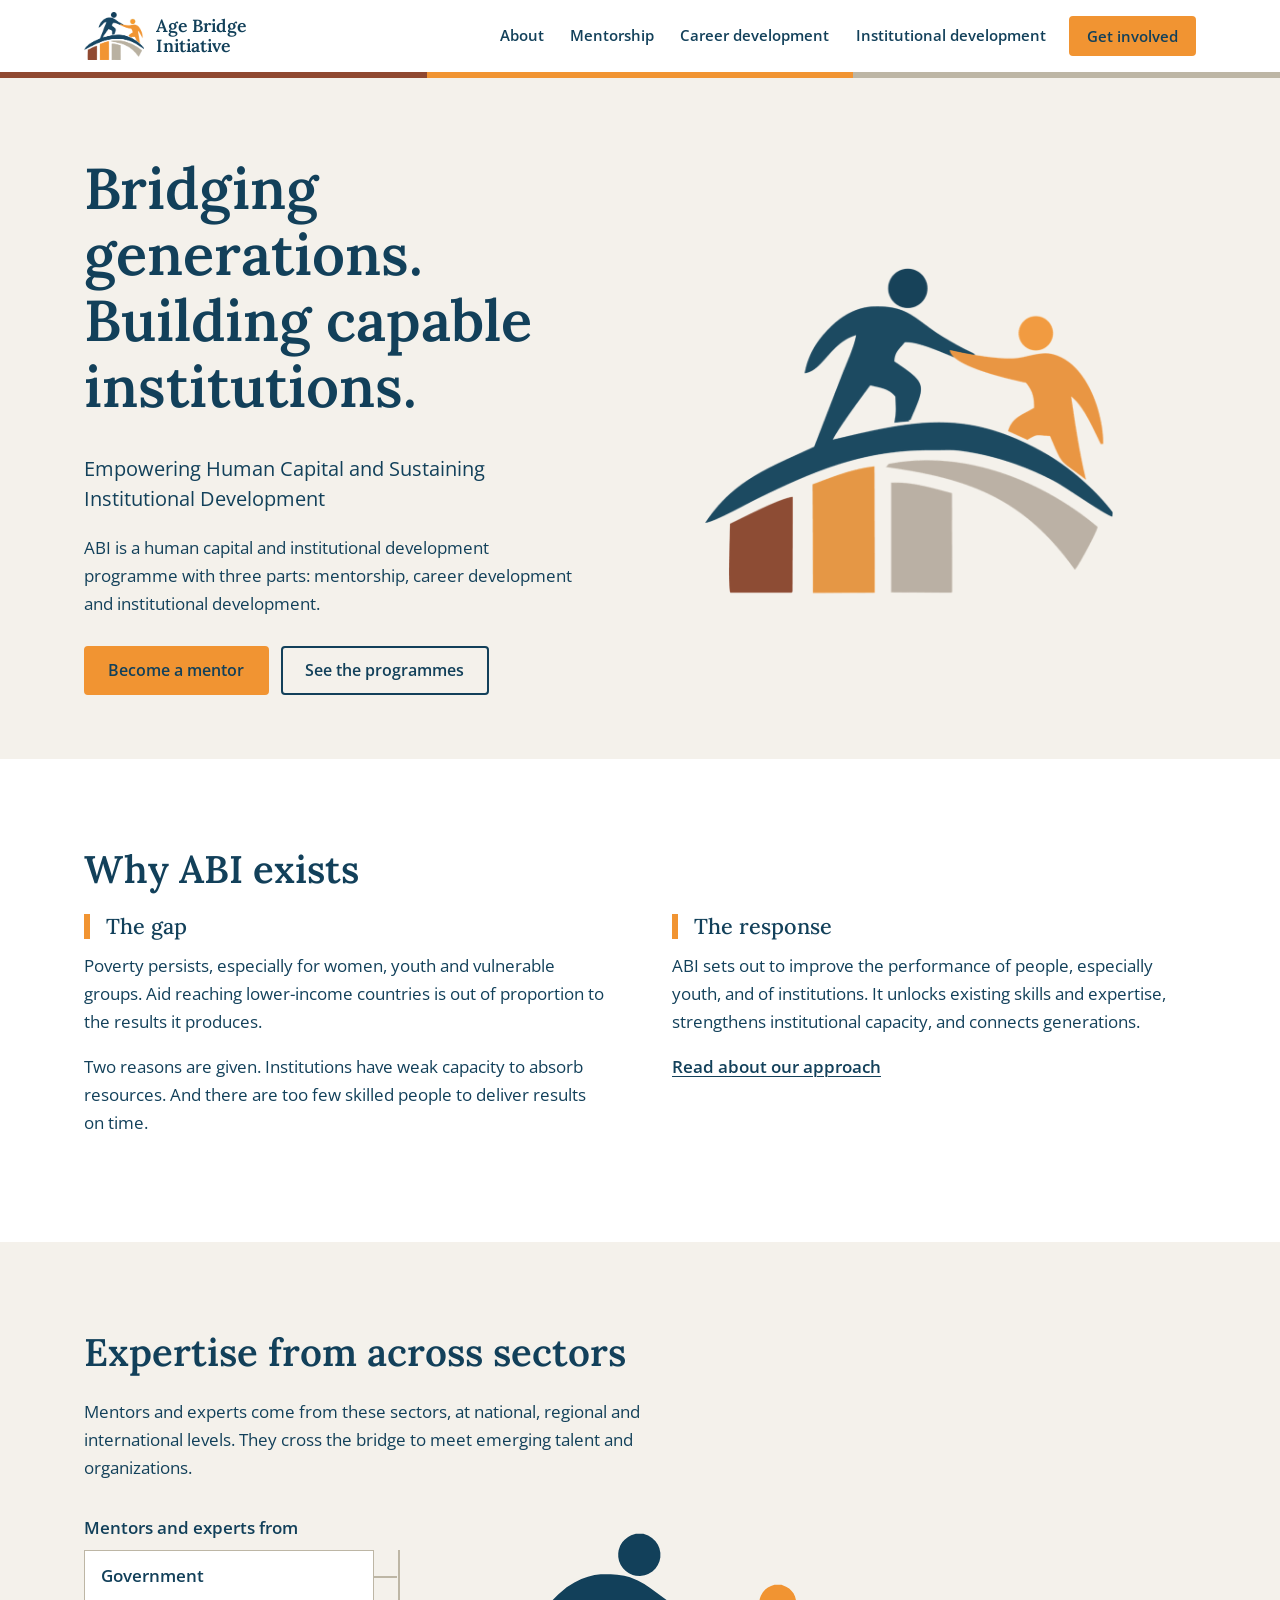
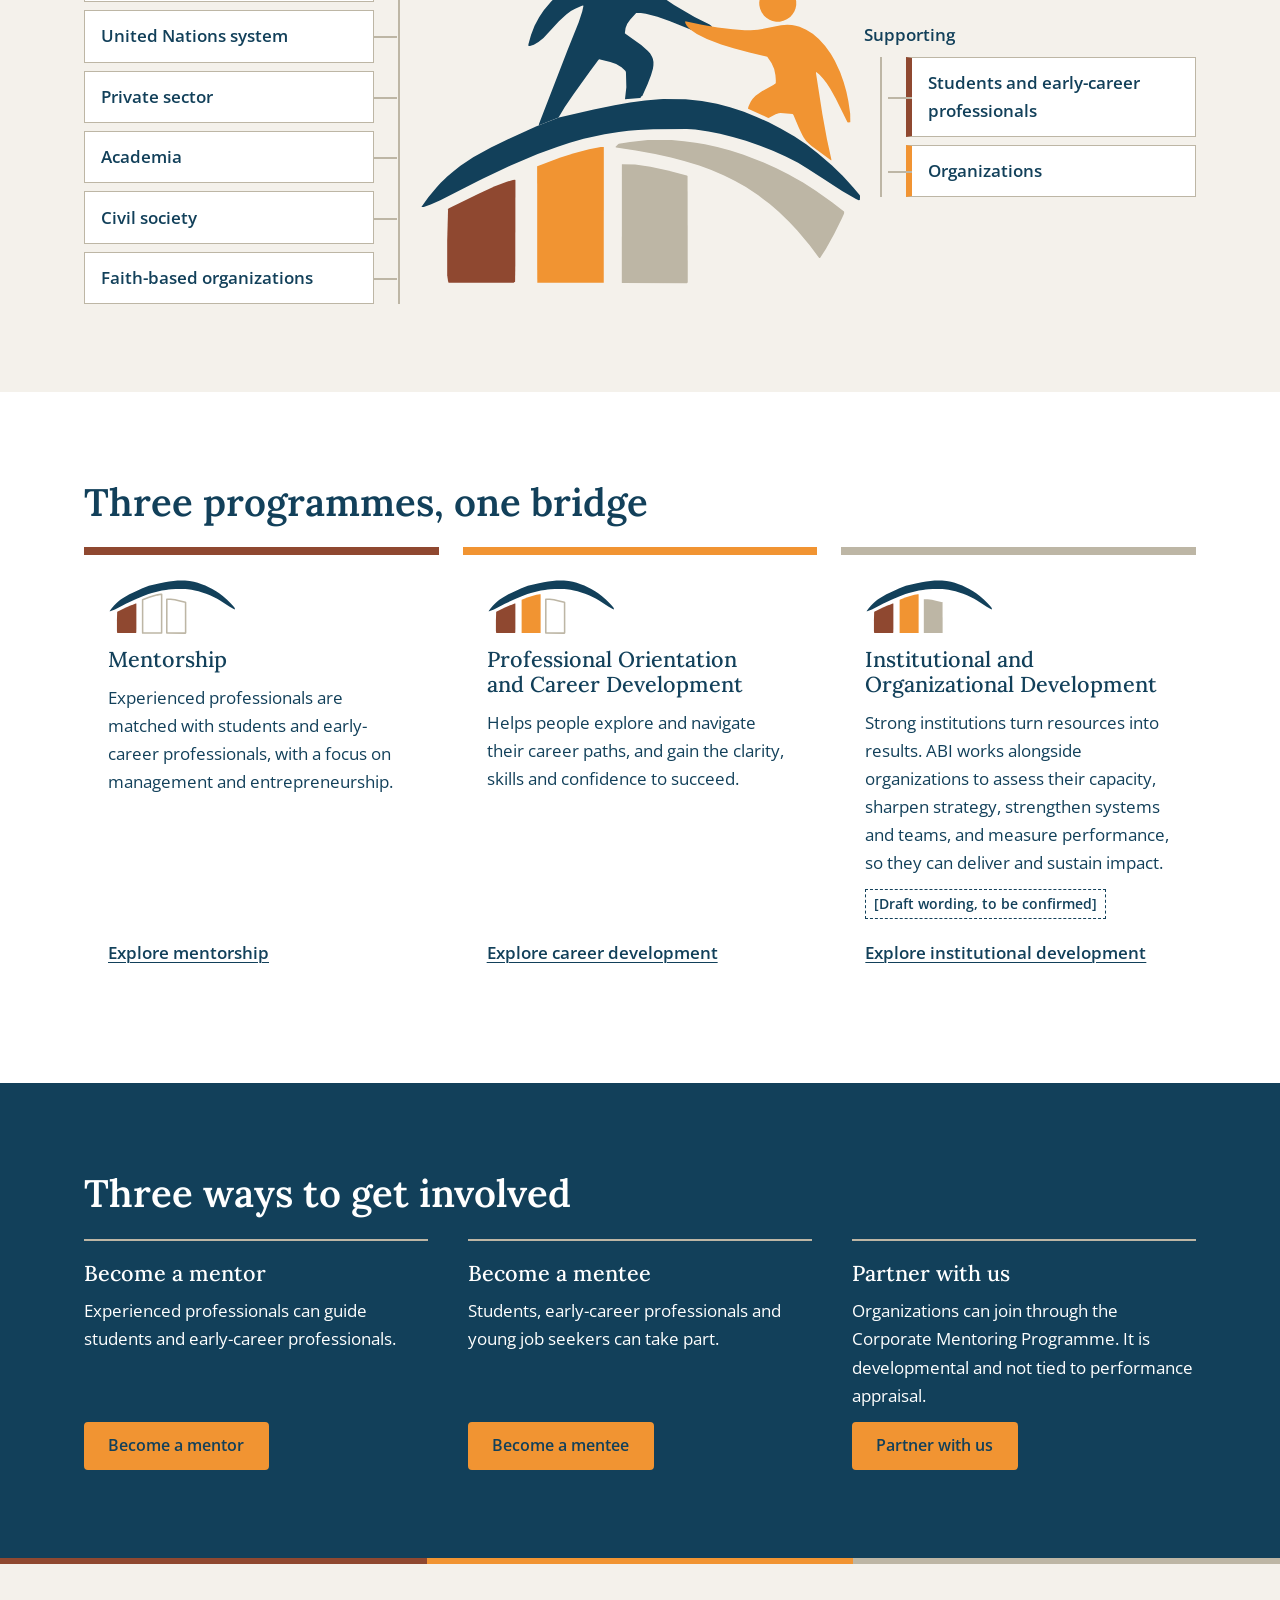
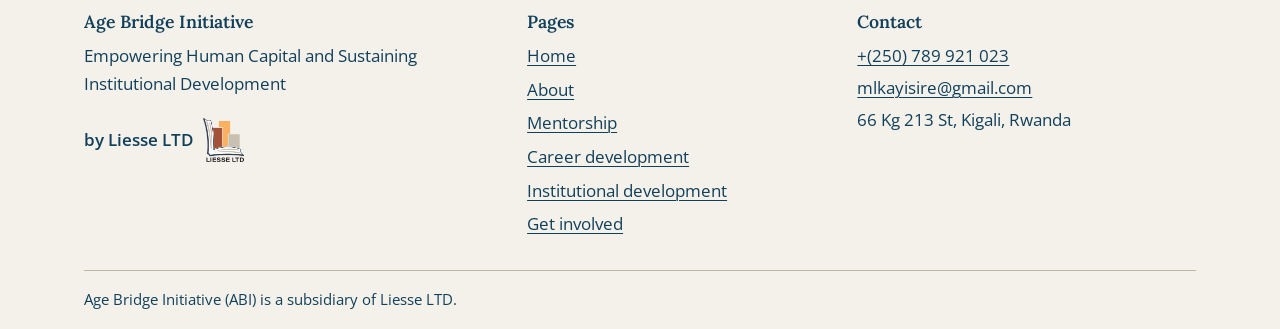
<file: index.html>
<!DOCTYPE html>
<html lang="en">
<head>
<meta charset="utf-8">
<meta name="viewport" content="width=device-width, initial-scale=1">
<title>Age Bridge Initiative | Bridging generations. Building capable institutions.</title>
<meta name="description" content="Age Bridge Initiative (ABI) connects experienced professionals with students and early-career professionals, and supports institutions to build capacity.">
<meta property="og:type" content="website">
<meta property="og:site_name" content="Age Bridge Initiative">
<meta property="og:title" content="Age Bridge Initiative | Bridging generations. Building capable institutions.">
<meta property="og:description" content="Age Bridge Initiative (ABI) connects experienced professionals with students and early-career professionals, and supports institutions to build capacity.">
<meta name="theme-color" content="#12405a">
<link rel="icon" href="assets/img/favicon.ico" sizes="48x48">
<link rel="icon" type="image/png" sizes="32x32" href="assets/img/favicon-32.png">
<link rel="icon" type="image/png" sizes="16x16" href="assets/img/favicon-16.png">
<link rel="apple-touch-icon" href="assets/img/apple-touch-icon.png">
<link rel="preconnect" href="https://fonts.googleapis.com">
<link rel="preconnect" href="https://fonts.gstatic.com" crossorigin>
<link rel="stylesheet" href="https://fonts.googleapis.com/css2?family=Lora:wght@500;600&amp;family=Open+Sans:wght@400;600&amp;display=swap">
<link rel="stylesheet" href="assets/css/styles.css">
<script>document.documentElement.className += " js";</script>
<script src="assets/js/main.js" defer></script>
</head>
<body>
<a class="skip-link" href="#main">Skip to main content</a>
<header class="site-header">
  <div class="wrap site-header__bar">
    <a class="brand" href="index.html" aria-label="Age Bridge Initiative, home">
      <img src="assets/img/abi-logo.png" alt="" width="640" height="509">
      <span class="brand__name">Age Bridge Initiative</span>
    </a>
    <button class="nav-toggle" type="button" aria-expanded="false" aria-controls="site-nav">
      <span class="nav-toggle__bars" aria-hidden="true"></span><span class="nav-toggle__text">Menu</span>
    </button>
    <nav class="nav" id="site-nav" aria-label="Main">
      <ul class="nav__list">
        <li><a href="about.html">About</a></li>
        <li><a href="mentorship.html">Mentorship</a></li>
        <li><a href="career-development.html">Career development</a></li>
        <li><a href="institutional-development.html">Institutional development</a></li>
        <li><a class="btn btn--small" href="get-involved.html">Get involved</a></li>
      </ul>
    </nav>
  </div>
  <div class="stripe" aria-hidden="true"></div>
</header>
<main id="main">

<section class="hero" aria-labelledby="hero-title">
  <div class="wrap hero__grid">
    <div>
      <h1 id="hero-title"><span>Bridging generations.</span> <span>Building capable institutions.</span></h1>
      <p class="hero__tag">Empowering Human Capital and Sustaining Institutional Development</p>
      <p>ABI is a human capital and institutional development programme with three parts: mentorship, career development and institutional development.</p>
      <div class="hero__actions">
        <a class="btn" href="get-involved.html?role=mentor#form">Become a mentor</a>
        <a class="btn btn--ghost" href="#programmes">See the programmes</a>
      </div>
    </div>
    <div class="hero__art">
      <!-- To swap the animation: replace assets/img/hero-animation.mp4 and assets/img/hero-animation-poster.png (same file names). -->
      <video class="hero__video" width="1280" height="800" autoplay muted playsinline preload="metadata" poster="assets/img/hero-animation-poster.png" aria-label="Two figures on an arch bridge: one helps the other up">
        <source src="assets/img/hero-animation.mp4" type="video/mp4">
        <img src="assets/img/hero-animation-poster.png" alt="Two figures on an arch bridge: one helps the other up" width="1200" height="750">
      </video>
    </div>
  </div>
</section>

<section class="section" aria-labelledby="why-title">
  <div class="wrap">
    <h2 id="why-title">Why ABI exists</h2>
    <div class="why">
      <div>
        <h3>The gap</h3>
        <p>Poverty persists, especially for women, youth and vulnerable groups. Aid reaching lower-income countries is out of proportion to the results it produces.</p>
        <p>Two reasons are given. Institutions have weak capacity to absorb resources. And there are too few skilled people to deliver results on time.</p>
      </div>
      <div>
        <h3>The response</h3>
        <p>ABI sets out to improve the performance of people, especially youth, and of institutions. It unlocks existing skills and expertise, strengthens institutional capacity, and connects generations.</p>
        <p><a class="link" href="about.html">Read about our approach</a></p>
      </div>
    </div>
  </div>
</section>

<section class="section section--paper" aria-labelledby="sectors-title">
  <div class="wrap">
    <div class="section__intro">
      <h2 id="sectors-title">Expertise from across sectors</h2>
      <p>Mentors and experts come from these sectors, at national, regional and international levels. They cross the bridge to meet emerging talent and organizations.</p>
    </div>
    <div class="flow">
      <div>
        <p class="flow__label" id="flow-from">Mentors and experts from</p>
        <ul class="flow__list flow__sources" aria-labelledby="flow-from">
          <li>Government</li>
          <li>United Nations system</li>
          <li>Private sector</li>
          <li>Academia</li>
          <li>Civil society</li>
          <li>Faith-based organizations</li>
        </ul>
      </div>
      <svg class="bridge bridge--full flow__bridge" viewBox="216 54 1160 926" xmlns="http://www.w3.org/2000/svg" role="img" aria-label="Experts crossing a bridge to meet young professionals and organizations"><path class="b-arch" d="M236.0 771.1 229.9 771.0 247.9 746.0 269.0 720.5 280.0 708.6 296.2 693.0 314.0 677.7 331.0 664.6 364.0 642.5 410.0 617.0 450.0 597.6 528.0 561.9 586.0 539.6 676.0 518.8 730.0 507.7 770.0 500.8 809.0 495.6 846.0 492.0 856.0 491.7 914.0 492.0 956.0 496.7 995.0 503.9 1029.0 512.7 1065.0 524.6 1098.0 537.8 1129.0 552.0 1161.0 568.5 1196.0 588.8 1227.0 609.6 1256.0 631.7 1293.0 663.4 1320.4 690.0 1348.5 721.0 1365.0 740.9 1365.5 743.0 1365.0 753.2 1362.0 753.5 1355.0 750.5 1319.0 729.5 1228.0 670.5 1205.0 656.6 1173.0 640.5 1140.0 625.7 1105.0 611.9 1070.0 599.8 1036.0 589.8 1003.0 581.7 973.0 575.7 939.0 570.6 917.0 569.0 830.0 569.5 791.0 571.5 766.0 573.8 741.0 576.8 704.0 582.8 650.0 594.7 614.0 604.8 583.0 614.8 531.0 633.9 461.0 663.6 378.0 702.9 279.0 753.3 254.0 764.3Z"/><path class="b-band" d="M1262.0 903.1 1259.6 903.0 1235.1 870.0 1202.4 831.0 1183.0 810.4 1155.0 783.4 1131.0 762.8 1102.0 740.8 1070.0 719.6 1042.0 703.6 1012.0 688.7 979.0 674.7 949.0 663.7 910.0 651.7 876.0 642.8 835.0 633.8 785.0 624.7 734.0 617.1 732.1 616.0 738.4 609.0 741.0 607.6 770.0 602.7 816.0 597.8 878.0 597.8 910.0 600.8 940.0 604.7 964.0 608.8 996.0 615.7 1030.0 624.8 1064.0 635.6 1116.0 655.7 1149.0 670.6 1181.0 686.9 1218.0 707.9 1251.0 728.8 1293.0 758.7 1324.0 783.0 1324.4 784.0 1324.0 788.6 1318.4 801.0 1298.5 841.0 1277.4 879.0Z"/><path class="b-pillar b-p1" d="M469.0 967.2 300.2 967.0 298.7 962.0 296.8 948.0 296.7 859.0 299.0 777.0 299.9 775.0 378.0 736.6 420.0 717.6 451.0 705.8 466.7 701.0 472.0 700.6 473.4 701.0 473.4 703.0 473.0 925.0 472.5 963.0Z"/><path class="b-pillar b-p2" d="M702.0 967.2 531.0 967.4 530.0 967.0 529.8 933.0 529.6 666.0 530.0 665.3 588.0 643.9 625.0 631.7 664.0 621.8 694.3 616.0 700.0 615.6 702.2 616.0 702.2 618.0Z"/><path class="b-pillar b-p3" d="M917.0 968.4 748.8 968.0 749.0 660.6 783.6 661.0 823.0 666.8 868.0 676.8 917.0 689.8 919.0 690.9 919.5 964.0 919.0 966.9Z"/><path class="b-fig1" d="M796.0 173.0 785.0 172.3 777.0 170.3 767.3 166.0 759.0 160.3 751.8 153.0 745.7 144.0 741.6 134.0 739.6 124.0 739.5 114.0 740.7 106.0 744.5 95.0 749.9 86.0 756.0 79.0 765.0 71.9 773.0 67.7 785.0 63.8 804.5 64.0 817.0 68.5 827.0 74.5 836.0 83.0 842.2 92.0 846.1 101.0 848.6 113.0 848.5 125.0 846.3 135.0 842.0 144.9 836.0 153.6 828.0 161.3 817.0 168.1 808.0 171.3ZM536.0 559.0 533.8 559.0 534.8 555.0 607.9 366.0 637.2 293.0 646.3 265.0 649.5 250.0 648.0 249.5 644.0 250.7 628.0 257.6 617.0 264.0 605.0 272.7 586.0 290.1 546.0 333.4 533.0 344.2 521.0 351.0 511.0 354.3 507.0 354.6 507.0 350.0 513.7 326.0 522.9 302.0 534.7 280.0 546.8 262.0 565.9 239.0 584.0 220.7 606.0 202.5 626.0 189.7 644.0 180.9 661.0 174.8 678.0 170.7 694.0 168.8 720.0 168.5 737.0 169.7 755.0 172.6 770.0 176.6 790.0 184.6 806.9 194.0 824.0 205.6 862.0 233.4 884.0 248.3 937.0 279.1 976.0 298.6 980.3 302.0 984.0 307.6 984.0 309.2 982.0 309.2 935.0 298.4 934.0 298.7 933.6 300.0 934.4 306.0 935.8 310.0 939.3 315.0 939.6 316.0 938.0 316.4 872.0 289.8 841.0 278.7 811.0 270.7 798.0 268.8 786.0 268.7 770.7 286.0 762.9 297.0 758.5 308.0 756.6 321.0 759.0 323.4 799.0 351.6 816.4 367.0 822.2 374.0 827.0 382.0 829.3 388.0 830.7 396.0 830.6 404.0 829.3 413.0 824.4 430.0 815.4 453.0 801.8 484.0 798.6 485.0 797.5 488.0 796.0 488.9 757.0 492.2 760.5 461.0 759.5 423.0 758.4 419.0 748.0 409.0 734.0 400.8 719.0 395.6 690.0 388.8 687.6 391.0 666.0 420.1 623.8 479.0 600.8 513.0 585.0 539.7Z"/><path class="b-fig2" d="M1158.0 291.2 1148.0 291.3 1139.0 289.5 1131.0 286.4 1123.0 281.3 1117.0 275.8 1110.7 267.0 1106.8 258.0 1104.8 249.0 1104.5 242.0 1105.9 232.0 1108.7 224.0 1113.9 215.0 1120.0 208.2 1127.0 202.8 1135.0 198.8 1144.0 195.8 1162.1 196.0 1174.0 200.6 1182.0 205.7 1187.8 211.0 1193.2 218.0 1197.2 226.0 1200.2 238.0 1200.3 248.0 1198.5 257.0 1195.4 265.0 1190.3 273.0 1184.7 279.0 1176.0 285.3 1167.0 289.2ZM1291.0 650.7 1240.0 613.2 1232.6 607.0 1226.0 600.0 1219.6 591.0 1215.7 584.0 1206.8 565.0 1193.1 533.0 1191.0 530.2 1160.0 527.7 1155.0 528.3 1147.0 530.9 1130.0 540.3 1128.0 540.5 1077.0 517.4 1075.3 516.0 1076.9 510.0 1082.7 498.0 1087.6 491.0 1095.0 483.2 1110.5 472.0 1141.0 455.2 1147.3 451.0 1147.5 443.0 1146.5 430.0 1143.2 414.0 1136.3 398.0 1125.2 382.0 1079.0 371.1 1038.0 360.2 1006.0 350.3 969.0 336.3 943.0 323.4 927.0 312.3 920.4 306.0 916.6 301.0 913.0 294.6 913.0 290.5 956.0 299.1 997.0 306.2 1036.0 311.2 1067.0 313.5 1082.0 313.7 1101.0 312.5 1161.0 300.7 1177.0 299.3 1189.0 299.8 1199.0 301.7 1209.0 304.6 1226.0 312.0 1243.0 322.6 1258.8 336.0 1275.2 354.0 1290.1 375.0 1300.5 393.0 1314.3 423.0 1323.2 448.0 1330.2 473.0 1335.3 497.0 1340.0 530.0 1340.3 551.0 1340.0 551.8 1334.0 552.4 1332.6 551.0 1302.5 490.0 1288.4 465.0 1279.2 451.0 1270.1 439.0 1260.1 428.0 1252.0 421.4 1251.4 423.0 1251.7 426.0 1267.8 530.0 1279.7 595.0 1291.3 648.0Z"/></svg>
      <div>
        <p class="flow__label" id="flow-to">Supporting</p>
        <ul class="flow__list flow__targets" aria-labelledby="flow-to">
          <li>Students and early-career professionals</li>
          <li>Organizations</li>
        </ul>
      </div>
    </div>
  </div>
</section>

<section class="section" id="programmes" aria-labelledby="programmes-title">
  <div class="wrap">
    <h2 id="programmes-title">Three programmes, one bridge</h2>
    <div class="programmes">
      <article class="programme programme--1">
        <svg class="bridge bridge--icon" viewBox="216 478 1160 502" xmlns="http://www.w3.org/2000/svg" aria-hidden="true" focusable="false"><path class="b-arch" d="M236.0 771.1 229.9 771.0 247.9 746.0 269.0 720.5 280.0 708.6 296.2 693.0 314.0 677.7 331.0 664.6 364.0 642.5 410.0 617.0 450.0 597.6 528.0 561.9 586.0 539.6 676.0 518.8 730.0 507.7 770.0 500.8 809.0 495.6 846.0 492.0 856.0 491.7 914.0 492.0 956.0 496.7 995.0 503.9 1029.0 512.7 1065.0 524.6 1098.0 537.8 1129.0 552.0 1161.0 568.5 1196.0 588.8 1227.0 609.6 1256.0 631.7 1293.0 663.4 1320.4 690.0 1348.5 721.0 1365.0 740.9 1365.5 743.0 1365.0 753.2 1362.0 753.5 1355.0 750.5 1319.0 729.5 1228.0 670.5 1205.0 656.6 1173.0 640.5 1140.0 625.7 1105.0 611.9 1070.0 599.8 1036.0 589.8 1003.0 581.7 973.0 575.7 939.0 570.6 917.0 569.0 830.0 569.5 791.0 571.5 766.0 573.8 741.0 576.8 704.0 582.8 650.0 594.7 614.0 604.8 583.0 614.8 531.0 633.9 461.0 663.6 378.0 702.9 279.0 753.3 254.0 764.3Z"/><path class="b-pillar b-p1" d="M469.0 967.2 300.2 967.0 298.7 962.0 296.8 948.0 296.7 859.0 299.0 777.0 299.9 775.0 378.0 736.6 420.0 717.6 451.0 705.8 466.7 701.0 472.0 700.6 473.4 701.0 473.4 703.0 473.0 925.0 472.5 963.0Z"/><path class="b-pillar b-p2 off" d="M702.0 967.2 531.0 967.4 530.0 967.0 529.8 933.0 529.6 666.0 530.0 665.3 588.0 643.9 625.0 631.7 664.0 621.8 694.3 616.0 700.0 615.6 702.2 616.0 702.2 618.0Z"/><path class="b-pillar b-p3 off" d="M917.0 968.4 748.8 968.0 749.0 660.6 783.6 661.0 823.0 666.8 868.0 676.8 917.0 689.8 919.0 690.9 919.5 964.0 919.0 966.9Z"/></svg>
        <h3>Mentorship</h3>
        <p>Experienced professionals are matched with students and early-career professionals, with a focus on management and entrepreneurship.</p>
        <a class="link" href="mentorship.html">Explore mentorship</a>
      </article>
      <article class="programme programme--2">
        <svg class="bridge bridge--icon" viewBox="216 478 1160 502" xmlns="http://www.w3.org/2000/svg" aria-hidden="true" focusable="false"><path class="b-arch" d="M236.0 771.1 229.9 771.0 247.9 746.0 269.0 720.5 280.0 708.6 296.2 693.0 314.0 677.7 331.0 664.6 364.0 642.5 410.0 617.0 450.0 597.6 528.0 561.9 586.0 539.6 676.0 518.8 730.0 507.7 770.0 500.8 809.0 495.6 846.0 492.0 856.0 491.7 914.0 492.0 956.0 496.7 995.0 503.9 1029.0 512.7 1065.0 524.6 1098.0 537.8 1129.0 552.0 1161.0 568.5 1196.0 588.8 1227.0 609.6 1256.0 631.7 1293.0 663.4 1320.4 690.0 1348.5 721.0 1365.0 740.9 1365.5 743.0 1365.0 753.2 1362.0 753.5 1355.0 750.5 1319.0 729.5 1228.0 670.5 1205.0 656.6 1173.0 640.5 1140.0 625.7 1105.0 611.9 1070.0 599.8 1036.0 589.8 1003.0 581.7 973.0 575.7 939.0 570.6 917.0 569.0 830.0 569.5 791.0 571.5 766.0 573.8 741.0 576.8 704.0 582.8 650.0 594.7 614.0 604.8 583.0 614.8 531.0 633.9 461.0 663.6 378.0 702.9 279.0 753.3 254.0 764.3Z"/><path class="b-pillar b-p1" d="M469.0 967.2 300.2 967.0 298.7 962.0 296.8 948.0 296.7 859.0 299.0 777.0 299.9 775.0 378.0 736.6 420.0 717.6 451.0 705.8 466.7 701.0 472.0 700.6 473.4 701.0 473.4 703.0 473.0 925.0 472.5 963.0Z"/><path class="b-pillar b-p2" d="M702.0 967.2 531.0 967.4 530.0 967.0 529.8 933.0 529.6 666.0 530.0 665.3 588.0 643.9 625.0 631.7 664.0 621.8 694.3 616.0 700.0 615.6 702.2 616.0 702.2 618.0Z"/><path class="b-pillar b-p3 off" d="M917.0 968.4 748.8 968.0 749.0 660.6 783.6 661.0 823.0 666.8 868.0 676.8 917.0 689.8 919.0 690.9 919.5 964.0 919.0 966.9Z"/></svg>
        <h3>Professional Orientation and Career Development</h3>
        <p>Helps people explore and navigate their career paths, and gain the clarity, skills and confidence to succeed.</p>
        <a class="link" href="career-development.html">Explore career development</a>
      </article>
      <!-- DRAFT: Programme 3 wording is not from the client and is to be confirmed. -->
      <article class="programme programme--3">
        <svg class="bridge bridge--icon" viewBox="216 478 1160 502" xmlns="http://www.w3.org/2000/svg" aria-hidden="true" focusable="false"><path class="b-arch" d="M236.0 771.1 229.9 771.0 247.9 746.0 269.0 720.5 280.0 708.6 296.2 693.0 314.0 677.7 331.0 664.6 364.0 642.5 410.0 617.0 450.0 597.6 528.0 561.9 586.0 539.6 676.0 518.8 730.0 507.7 770.0 500.8 809.0 495.6 846.0 492.0 856.0 491.7 914.0 492.0 956.0 496.7 995.0 503.9 1029.0 512.7 1065.0 524.6 1098.0 537.8 1129.0 552.0 1161.0 568.5 1196.0 588.8 1227.0 609.6 1256.0 631.7 1293.0 663.4 1320.4 690.0 1348.5 721.0 1365.0 740.9 1365.5 743.0 1365.0 753.2 1362.0 753.5 1355.0 750.5 1319.0 729.5 1228.0 670.5 1205.0 656.6 1173.0 640.5 1140.0 625.7 1105.0 611.9 1070.0 599.8 1036.0 589.8 1003.0 581.7 973.0 575.7 939.0 570.6 917.0 569.0 830.0 569.5 791.0 571.5 766.0 573.8 741.0 576.8 704.0 582.8 650.0 594.7 614.0 604.8 583.0 614.8 531.0 633.9 461.0 663.6 378.0 702.9 279.0 753.3 254.0 764.3Z"/><path class="b-pillar b-p1" d="M469.0 967.2 300.2 967.0 298.7 962.0 296.8 948.0 296.7 859.0 299.0 777.0 299.9 775.0 378.0 736.6 420.0 717.6 451.0 705.8 466.7 701.0 472.0 700.6 473.4 701.0 473.4 703.0 473.0 925.0 472.5 963.0Z"/><path class="b-pillar b-p2" d="M702.0 967.2 531.0 967.4 530.0 967.0 529.8 933.0 529.6 666.0 530.0 665.3 588.0 643.9 625.0 631.7 664.0 621.8 694.3 616.0 700.0 615.6 702.2 616.0 702.2 618.0Z"/><path class="b-pillar b-p3" d="M917.0 968.4 748.8 968.0 749.0 660.6 783.6 661.0 823.0 666.8 868.0 676.8 917.0 689.8 919.0 690.9 919.5 964.0 919.0 966.9Z"/></svg>
        <h3>Institutional and Organizational Development</h3>
        <p>Strong institutions turn resources into results. ABI works alongside organizations to assess their capacity, sharpen strategy, strengthen systems and teams, and measure performance, so they can deliver and sustain impact.</p>
        <span class="tag-draft">[Draft wording, to be confirmed]</span>
        <a class="link" href="institutional-development.html">Explore institutional development</a>
      </article>
    </div>
  </div>
</section>

<section class="section section--navy" aria-labelledby="involved-title">
  <div class="wrap">
    <h2 id="involved-title">Three ways to get involved</h2>
    <div class="paths">
      <div class="path">
        <h3>Become a mentor</h3>
        <p>Experienced professionals can guide students and early-career professionals.</p>
        <a class="btn" href="get-involved.html?role=mentor#form">Become a mentor</a>
      </div>
      <div class="path">
        <h3>Become a mentee</h3>
        <p>Students, early-career professionals and young job seekers can take part.</p>
        <a class="btn" href="get-involved.html?role=mentee#form">Become a mentee</a>
      </div>
      <div class="path">
        <h3>Partner with us</h3>
        <p>Organizations can join through the Corporate Mentoring Programme. It is developmental and not tied to performance appraisal.</p>
        <a class="btn" href="get-involved.html?role=organization#form">Partner with us</a>
      </div>
    </div>
  </div>
</section>
</main>
<footer class="site-footer">
  <div class="stripe" aria-hidden="true"></div>
  <div class="wrap">
    <div class="site-footer__grid">
      <div>
        <h2>Age Bridge Initiative</h2>
        <p class="site-footer__tag">Empowering Human Capital and Sustaining Institutional Development</p>
        <p class="credit"><span>by Liesse LTD</span><img src="assets/img/liesse-logo.png" alt="Liesse LTD logo" width="320" height="342"></p>
      </div>
      <nav aria-label="Footer">
        <h2>Pages</h2>
        <ul>
        <li><a href="index.html">Home</a></li>
        <li><a href="about.html">About</a></li>
        <li><a href="mentorship.html">Mentorship</a></li>
        <li><a href="career-development.html">Career development</a></li>
        <li><a href="institutional-development.html">Institutional development</a></li>
        <li><a href="get-involved.html">Get involved</a></li>
        </ul>
      </nav>
      <div>
        <h2>Contact</h2>
        <address>
          <span><a href="tel:+250789921023">+(250) 789 921 023</a></span>
          <span><a href="mailto:mlkayisire@gmail.com">mlkayisire@gmail.com</a></span>
          <span>66 Kg 213 St, Kigali, Rwanda</span>
        </address>
      </div>
    </div>
    <div class="site-footer__base"><p>Age Bridge Initiative (ABI) is a subsidiary of Liesse LTD.</p></div>
  </div>
</footer>
</body>
</html>
</file>
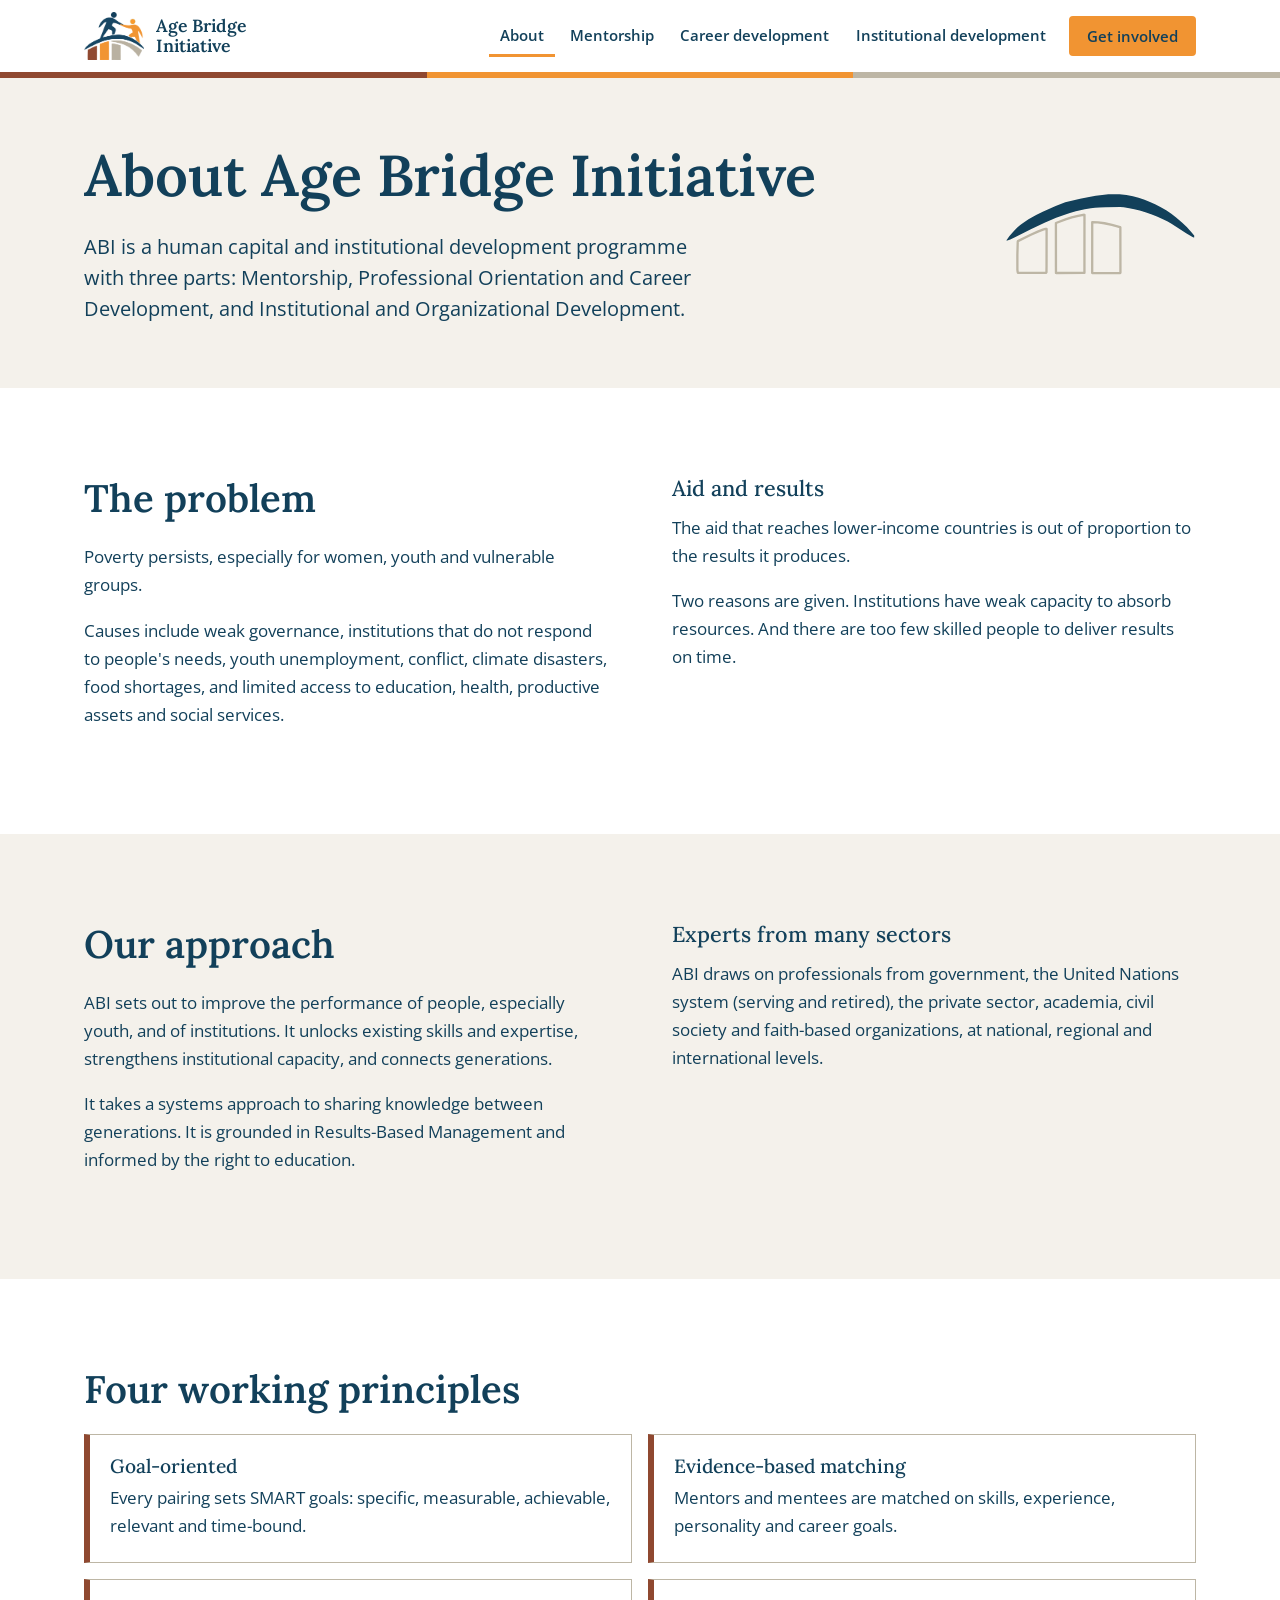
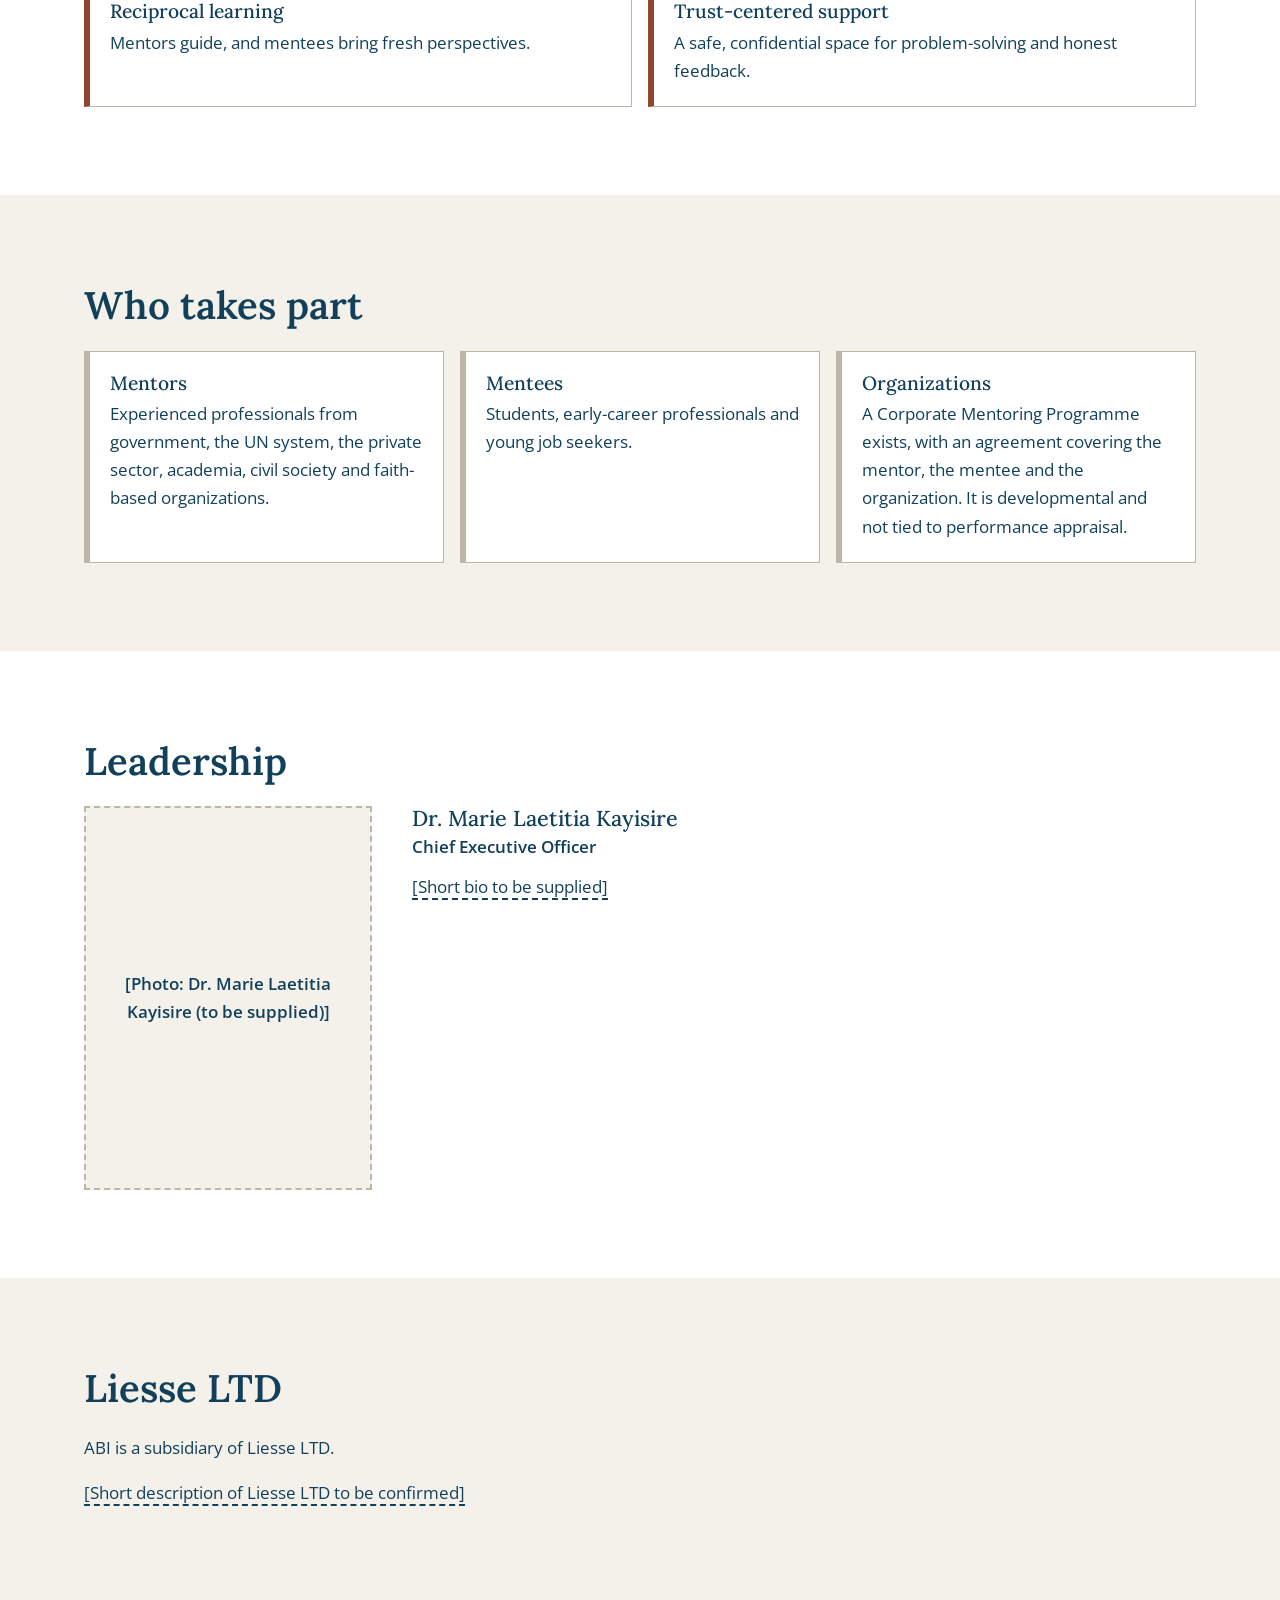
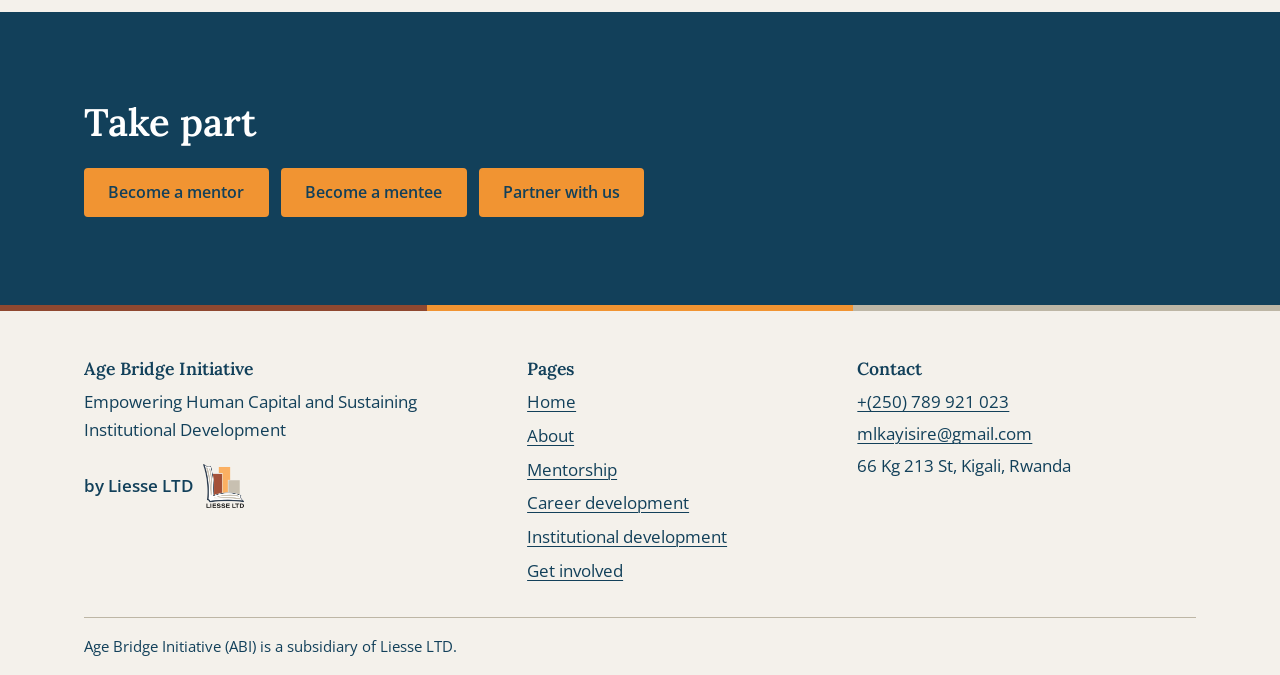
<file: about.html>
<!DOCTYPE html>
<html lang="en">
<head>
<meta charset="utf-8">
<meta name="viewport" content="width=device-width, initial-scale=1">
<title>About | Age Bridge Initiative</title>
<meta name="description" content="Learn about the problem ABI addresses, its approach, working principles, who takes part, and its leadership. ABI is a subsidiary of Liesse LTD.">
<meta property="og:type" content="website">
<meta property="og:site_name" content="Age Bridge Initiative">
<meta property="og:title" content="About | Age Bridge Initiative">
<meta property="og:description" content="Learn about the problem ABI addresses, its approach, working principles, who takes part, and its leadership. ABI is a subsidiary of Liesse LTD.">
<meta name="theme-color" content="#12405a">
<link rel="icon" href="assets/img/favicon.ico" sizes="48x48">
<link rel="icon" type="image/png" sizes="32x32" href="assets/img/favicon-32.png">
<link rel="icon" type="image/png" sizes="16x16" href="assets/img/favicon-16.png">
<link rel="apple-touch-icon" href="assets/img/apple-touch-icon.png">
<link rel="preconnect" href="https://fonts.googleapis.com">
<link rel="preconnect" href="https://fonts.gstatic.com" crossorigin>
<link rel="stylesheet" href="https://fonts.googleapis.com/css2?family=Lora:wght@500;600&amp;family=Open+Sans:wght@400;600&amp;display=swap">
<link rel="stylesheet" href="assets/css/styles.css">
<script>document.documentElement.className += " js";</script>
<script src="assets/js/main.js" defer></script>
</head>
<body>
<a class="skip-link" href="#main">Skip to main content</a>
<header class="site-header">
  <div class="wrap site-header__bar">
    <a class="brand" href="index.html" aria-label="Age Bridge Initiative, home">
      <img src="assets/img/abi-logo.png" alt="" width="640" height="509">
      <span class="brand__name">Age Bridge Initiative</span>
    </a>
    <button class="nav-toggle" type="button" aria-expanded="false" aria-controls="site-nav">
      <span class="nav-toggle__bars" aria-hidden="true"></span><span class="nav-toggle__text">Menu</span>
    </button>
    <nav class="nav" id="site-nav" aria-label="Main">
      <ul class="nav__list">
        <li><a href="about.html" aria-current="page">About</a></li>
        <li><a href="mentorship.html">Mentorship</a></li>
        <li><a href="career-development.html">Career development</a></li>
        <li><a href="institutional-development.html">Institutional development</a></li>
        <li><a class="btn btn--small" href="get-involved.html">Get involved</a></li>
      </ul>
    </nav>
  </div>
  <div class="stripe" aria-hidden="true"></div>
</header>
<main id="main">

<section class="page-head" aria-labelledby="page-title">
  <div class="wrap page-head__grid">
    <div>
      <h1 id="page-title">About Age Bridge Initiative</h1>
      <p class="lead">ABI is a human capital and institutional development programme with three parts: Mentorship, Professional Orientation and Career Development, and Institutional and Organizational Development.</p>
    </div>
    <svg class="bridge bridge--icon" viewBox="216 478 1160 502" xmlns="http://www.w3.org/2000/svg" aria-hidden="true" focusable="false"><path class="b-arch" d="M236.0 771.1 229.9 771.0 247.9 746.0 269.0 720.5 280.0 708.6 296.2 693.0 314.0 677.7 331.0 664.6 364.0 642.5 410.0 617.0 450.0 597.6 528.0 561.9 586.0 539.6 676.0 518.8 730.0 507.7 770.0 500.8 809.0 495.6 846.0 492.0 856.0 491.7 914.0 492.0 956.0 496.7 995.0 503.9 1029.0 512.7 1065.0 524.6 1098.0 537.8 1129.0 552.0 1161.0 568.5 1196.0 588.8 1227.0 609.6 1256.0 631.7 1293.0 663.4 1320.4 690.0 1348.5 721.0 1365.0 740.9 1365.5 743.0 1365.0 753.2 1362.0 753.5 1355.0 750.5 1319.0 729.5 1228.0 670.5 1205.0 656.6 1173.0 640.5 1140.0 625.7 1105.0 611.9 1070.0 599.8 1036.0 589.8 1003.0 581.7 973.0 575.7 939.0 570.6 917.0 569.0 830.0 569.5 791.0 571.5 766.0 573.8 741.0 576.8 704.0 582.8 650.0 594.7 614.0 604.8 583.0 614.8 531.0 633.9 461.0 663.6 378.0 702.9 279.0 753.3 254.0 764.3Z"/><path class="b-pillar b-p1 off" d="M469.0 967.2 300.2 967.0 298.7 962.0 296.8 948.0 296.7 859.0 299.0 777.0 299.9 775.0 378.0 736.6 420.0 717.6 451.0 705.8 466.7 701.0 472.0 700.6 473.4 701.0 473.4 703.0 473.0 925.0 472.5 963.0Z"/><path class="b-pillar b-p2 off" d="M702.0 967.2 531.0 967.4 530.0 967.0 529.8 933.0 529.6 666.0 530.0 665.3 588.0 643.9 625.0 631.7 664.0 621.8 694.3 616.0 700.0 615.6 702.2 616.0 702.2 618.0Z"/><path class="b-pillar b-p3 off" d="M917.0 968.4 748.8 968.0 749.0 660.6 783.6 661.0 823.0 666.8 868.0 676.8 917.0 689.8 919.0 690.9 919.5 964.0 919.0 966.9Z"/></svg>
  </div>
</section>

<section class="section" aria-labelledby="problem-title">
  <div class="wrap split">
    <div>
      <h2 id="problem-title">The problem</h2>
      <p>Poverty persists, especially for women, youth and vulnerable groups.</p>
      <p>Causes include weak governance, institutions that do not respond to people's needs, youth unemployment, conflict, climate disasters, food shortages, and limited access to education, health, productive assets and social services.</p>
    </div>
    <div>
      <h3>Aid and results</h3>
      <p>The aid that reaches lower-income countries is out of proportion to the results it produces.</p>
      <p>Two reasons are given. Institutions have weak capacity to absorb resources. And there are too few skilled people to deliver results on time.</p>
    </div>
  </div>
</section>

<section class="section section--paper" aria-labelledby="approach-title">
  <div class="wrap split">
    <div>
      <h2 id="approach-title">Our approach</h2>
      <p>ABI sets out to improve the performance of people, especially youth, and of institutions. It unlocks existing skills and expertise, strengthens institutional capacity, and connects generations.</p>
      <p>It takes a systems approach to sharing knowledge between generations. It is grounded in Results-Based Management and informed by the right to education.</p>
    </div>
    <div>
      <h3>Experts from many sectors</h3>
      <p>ABI draws on professionals from government, the United Nations system (serving and retired), the private sector, academia, civil society and faith-based organizations, at national, regional and international levels.</p>
    </div>
  </div>
</section>

<section class="section" aria-labelledby="principles-title">
  <div class="wrap">
    <h2 id="principles-title">Four working principles</h2>
    <ul class="cards ">
      <li><h3>Goal-oriented</h3><p>Every pairing sets SMART goals: specific, measurable, achievable, relevant and time-bound.</p></li>
      <li><h3>Evidence-based matching</h3><p>Mentors and mentees are matched on skills, experience, personality and career goals.</p></li>
      <li><h3>Reciprocal learning</h3><p>Mentors guide, and mentees bring fresh perspectives.</p></li>
      <li><h3>Trust-centered support</h3><p>A safe, confidential space for problem-solving and honest feedback.</p></li>
    </ul>
  </div>
</section>

<section class="section section--paper" aria-labelledby="who-title">
  <div class="wrap">
    <h2 id="who-title">Who takes part</h2>
    <ul class="cards cards--3">
      <li><h3>Mentors</h3><p>Experienced professionals from government, the UN system, the private sector, academia, civil society and faith-based organizations.</p></li>
      <li><h3>Mentees</h3><p>Students, early-career professionals and young job seekers.</p></li>
      <li><h3>Organizations</h3><p>A Corporate Mentoring Programme exists, with an agreement covering the mentor, the mentee and the organization. It is developmental and not tied to performance appraisal.</p></li>
    </ul>
  </div>
</section>

<section class="section" aria-labelledby="leader-title">
  <div class="wrap">
    <h2 id="leader-title">Leadership</h2>
    <div class="leader">
      <div class="slot slot--portrait" role="img" aria-label="Image slot">[Photo: Dr. Marie Laetitia Kayisire (to be supplied)]</div>
      <div>
        <h3>Dr. Marie Laetitia Kayisire</h3>
        <p class="leader__role">Chief Executive Officer</p>
        <p><span class="placeholder">[Short bio to be supplied]</span></p>
      </div>
    </div>
  </div>
</section>

<section class="section section--paper" aria-labelledby="liesse-title">
  <div class="wrap">
    <h2 id="liesse-title">Liesse LTD</h2>
    <p>ABI is a subsidiary of Liesse LTD.</p>
    <p><span class="placeholder">[Short description of Liesse LTD to be confirmed]</span></p>
  </div>
</section>

<section class="section section--navy cta" aria-labelledby="cta-title">
  <div class="wrap">
    <h2 id="cta-title">Take part</h2>
    
    <div class="cta__actions">
      <a class="btn" href="get-involved.html?role=mentor#form">Become a mentor</a>
      <a class="btn" href="get-involved.html?role=mentee#form">Become a mentee</a>
      <a class="btn" href="get-involved.html?role=organization#form">Partner with us</a>
    </div>
  </div>
</section>
</main>
<footer class="site-footer">
  <div class="stripe" aria-hidden="true"></div>
  <div class="wrap">
    <div class="site-footer__grid">
      <div>
        <h2>Age Bridge Initiative</h2>
        <p class="site-footer__tag">Empowering Human Capital and Sustaining Institutional Development</p>
        <p class="credit"><span>by Liesse LTD</span><img src="assets/img/liesse-logo.png" alt="Liesse LTD logo" width="320" height="342"></p>
      </div>
      <nav aria-label="Footer">
        <h2>Pages</h2>
        <ul>
        <li><a href="index.html">Home</a></li>
        <li><a href="about.html">About</a></li>
        <li><a href="mentorship.html">Mentorship</a></li>
        <li><a href="career-development.html">Career development</a></li>
        <li><a href="institutional-development.html">Institutional development</a></li>
        <li><a href="get-involved.html">Get involved</a></li>
        </ul>
      </nav>
      <div>
        <h2>Contact</h2>
        <address>
          <span><a href="tel:+250789921023">+(250) 789 921 023</a></span>
          <span><a href="mailto:mlkayisire@gmail.com">mlkayisire@gmail.com</a></span>
          <span>66 Kg 213 St, Kigali, Rwanda</span>
        </address>
      </div>
    </div>
    <div class="site-footer__base"><p>Age Bridge Initiative (ABI) is a subsidiary of Liesse LTD.</p></div>
  </div>
</footer>
</body>
</html>
</file>
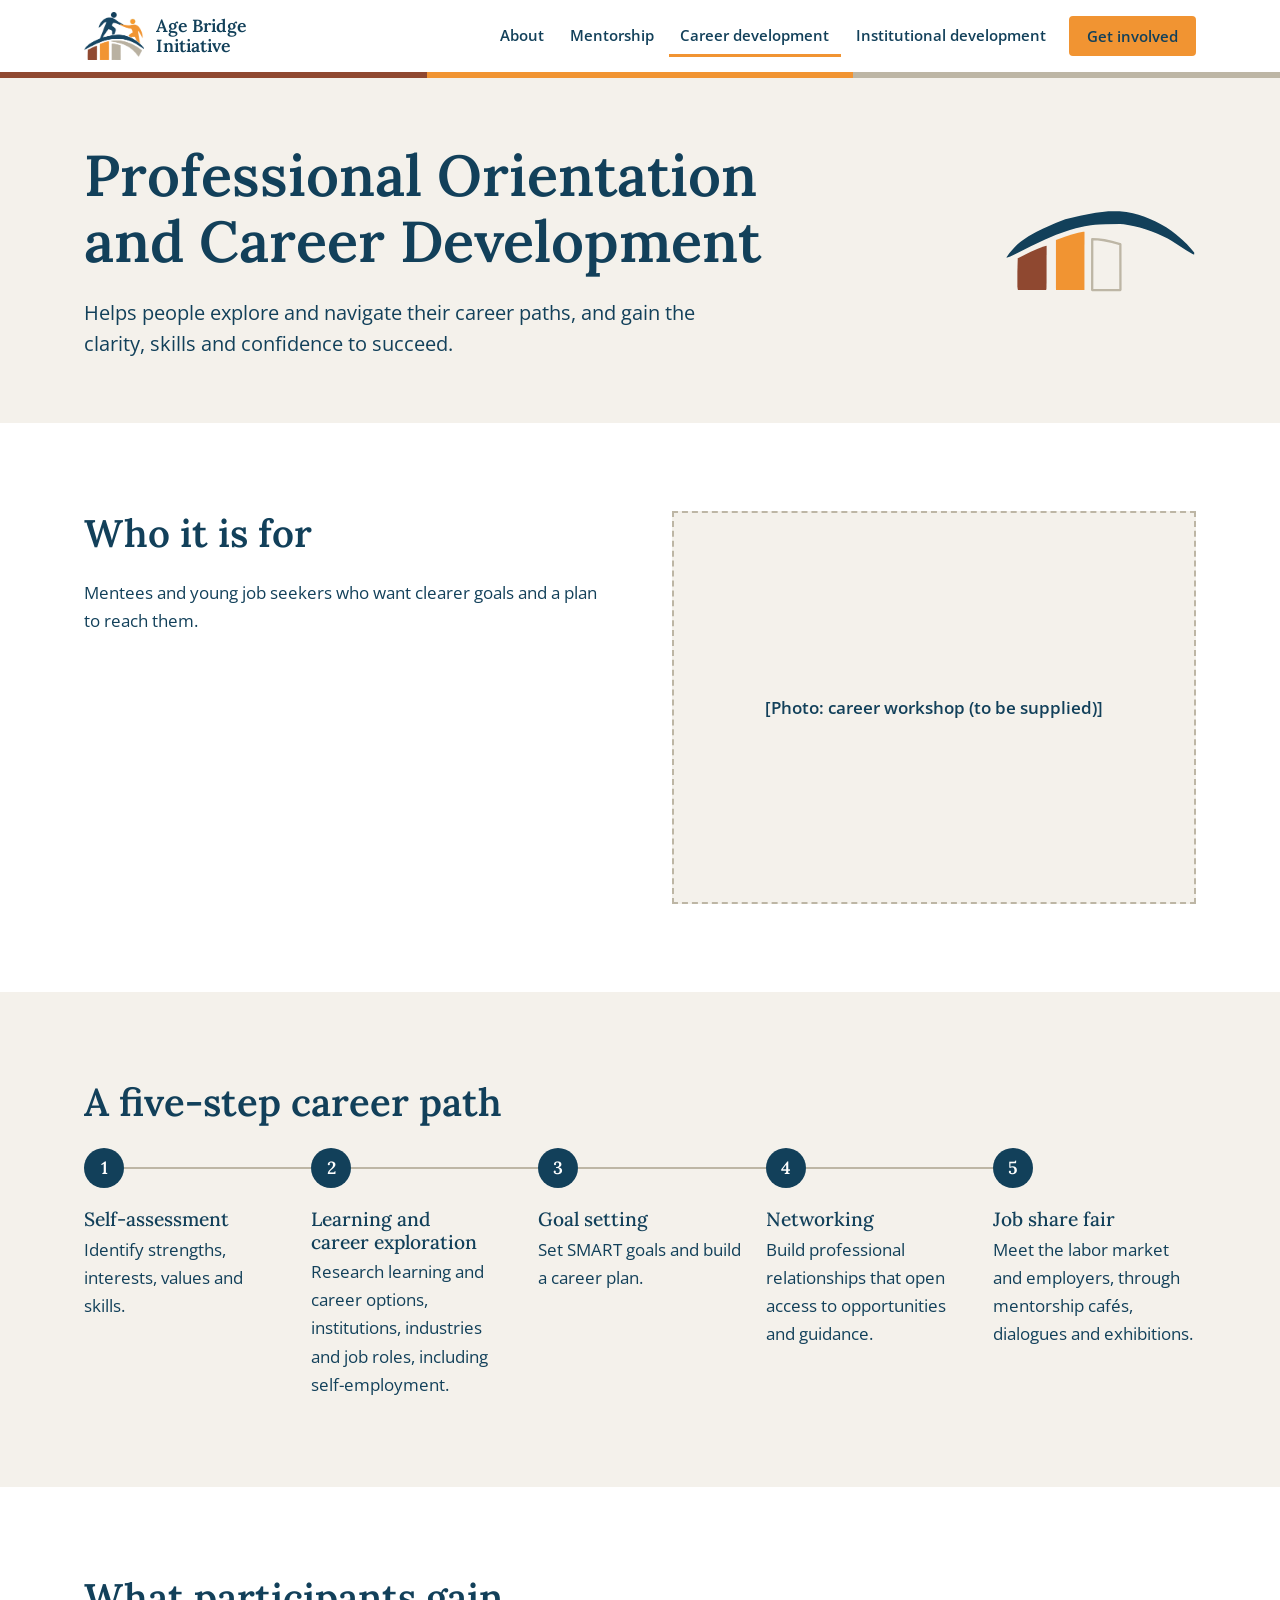
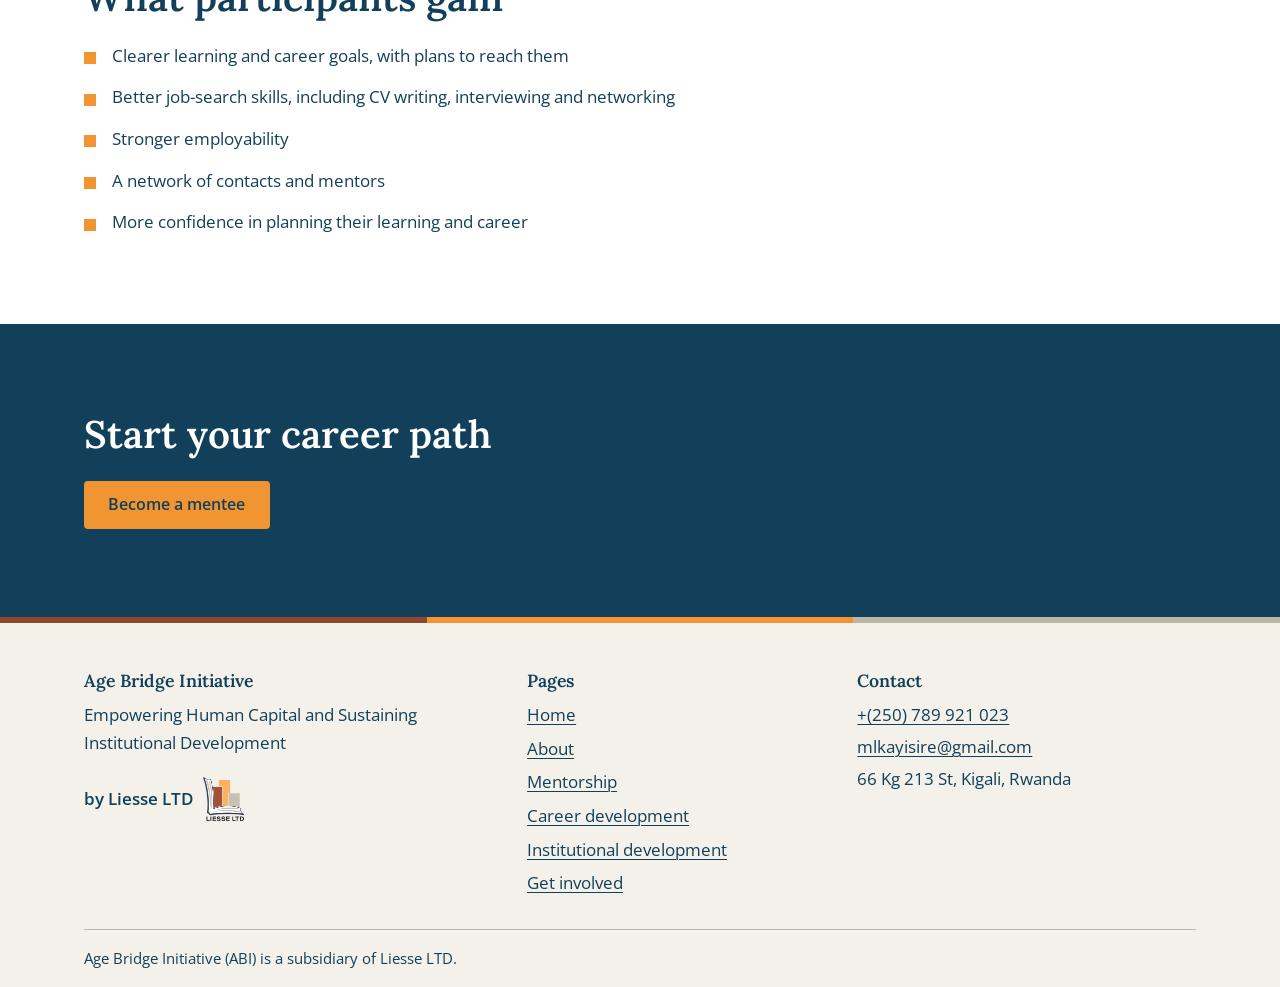
<file: career-development.html>
<!DOCTYPE html>
<html lang="en">
<head>
<meta charset="utf-8">
<meta name="viewport" content="width=device-width, initial-scale=1">
<title>Career Development | Age Bridge Initiative</title>
<meta name="description" content="ABI helps people explore career paths and gain clarity, skills and confidence through a five-step path, from self-assessment to a job share fair.">
<meta property="og:type" content="website">
<meta property="og:site_name" content="Age Bridge Initiative">
<meta property="og:title" content="Career Development | Age Bridge Initiative">
<meta property="og:description" content="ABI helps people explore career paths and gain clarity, skills and confidence through a five-step path, from self-assessment to a job share fair.">
<meta name="theme-color" content="#12405a">
<link rel="icon" href="assets/img/favicon.ico" sizes="48x48">
<link rel="icon" type="image/png" sizes="32x32" href="assets/img/favicon-32.png">
<link rel="icon" type="image/png" sizes="16x16" href="assets/img/favicon-16.png">
<link rel="apple-touch-icon" href="assets/img/apple-touch-icon.png">
<link rel="preconnect" href="https://fonts.googleapis.com">
<link rel="preconnect" href="https://fonts.gstatic.com" crossorigin>
<link rel="stylesheet" href="https://fonts.googleapis.com/css2?family=Lora:wght@500;600&amp;family=Open+Sans:wght@400;600&amp;display=swap">
<link rel="stylesheet" href="assets/css/styles.css">
<script>document.documentElement.className += " js";</script>
<script src="assets/js/main.js" defer></script>
</head>
<body>
<a class="skip-link" href="#main">Skip to main content</a>
<header class="site-header">
  <div class="wrap site-header__bar">
    <a class="brand" href="index.html" aria-label="Age Bridge Initiative, home">
      <img src="assets/img/abi-logo.png" alt="" width="640" height="509">
      <span class="brand__name">Age Bridge Initiative</span>
    </a>
    <button class="nav-toggle" type="button" aria-expanded="false" aria-controls="site-nav">
      <span class="nav-toggle__bars" aria-hidden="true"></span><span class="nav-toggle__text">Menu</span>
    </button>
    <nav class="nav" id="site-nav" aria-label="Main">
      <ul class="nav__list">
        <li><a href="about.html">About</a></li>
        <li><a href="mentorship.html">Mentorship</a></li>
        <li><a href="career-development.html" aria-current="page">Career development</a></li>
        <li><a href="institutional-development.html">Institutional development</a></li>
        <li><a class="btn btn--small" href="get-involved.html">Get involved</a></li>
      </ul>
    </nav>
  </div>
  <div class="stripe" aria-hidden="true"></div>
</header>
<main id="main">

<section class="page-head" aria-labelledby="page-title">
  <div class="wrap page-head__grid">
    <div>
      <h1 id="page-title">Professional Orientation and Career Development</h1>
      <p class="lead">Helps people explore and navigate their career paths, and gain the clarity, skills and confidence to succeed.</p>
    </div>
    <svg class="bridge bridge--icon" viewBox="216 478 1160 502" xmlns="http://www.w3.org/2000/svg" aria-hidden="true" focusable="false"><path class="b-arch" d="M236.0 771.1 229.9 771.0 247.9 746.0 269.0 720.5 280.0 708.6 296.2 693.0 314.0 677.7 331.0 664.6 364.0 642.5 410.0 617.0 450.0 597.6 528.0 561.9 586.0 539.6 676.0 518.8 730.0 507.7 770.0 500.8 809.0 495.6 846.0 492.0 856.0 491.7 914.0 492.0 956.0 496.7 995.0 503.9 1029.0 512.7 1065.0 524.6 1098.0 537.8 1129.0 552.0 1161.0 568.5 1196.0 588.8 1227.0 609.6 1256.0 631.7 1293.0 663.4 1320.4 690.0 1348.5 721.0 1365.0 740.9 1365.5 743.0 1365.0 753.2 1362.0 753.5 1355.0 750.5 1319.0 729.5 1228.0 670.5 1205.0 656.6 1173.0 640.5 1140.0 625.7 1105.0 611.9 1070.0 599.8 1036.0 589.8 1003.0 581.7 973.0 575.7 939.0 570.6 917.0 569.0 830.0 569.5 791.0 571.5 766.0 573.8 741.0 576.8 704.0 582.8 650.0 594.7 614.0 604.8 583.0 614.8 531.0 633.9 461.0 663.6 378.0 702.9 279.0 753.3 254.0 764.3Z"/><path class="b-pillar b-p1" d="M469.0 967.2 300.2 967.0 298.7 962.0 296.8 948.0 296.7 859.0 299.0 777.0 299.9 775.0 378.0 736.6 420.0 717.6 451.0 705.8 466.7 701.0 472.0 700.6 473.4 701.0 473.4 703.0 473.0 925.0 472.5 963.0Z"/><path class="b-pillar b-p2" d="M702.0 967.2 531.0 967.4 530.0 967.0 529.8 933.0 529.6 666.0 530.0 665.3 588.0 643.9 625.0 631.7 664.0 621.8 694.3 616.0 700.0 615.6 702.2 616.0 702.2 618.0Z"/><path class="b-pillar b-p3 off" d="M917.0 968.4 748.8 968.0 749.0 660.6 783.6 661.0 823.0 666.8 868.0 676.8 917.0 689.8 919.0 690.9 919.5 964.0 919.0 966.9Z"/></svg>
  </div>
</section>

<section class="section" aria-labelledby="intro-title">
  <div class="wrap split">
    <div>
      <h2 id="intro-title">Who it is for</h2>
      <p>Mentees and young job seekers who want clearer goals and a plan to reach them.</p>
    </div>
    <div class="slot " role="img" aria-label="Image slot">[Photo: career workshop (to be supplied)]</div>
  </div>
</section>

<section class="section section--paper" aria-labelledby="path-title">
  <div class="wrap">
    <h2 id="path-title">A five-step career path</h2>
    <ol class="steps steps--5">
      <li><h3>Self-assessment</h3><p>Identify strengths, interests, values and skills.</p></li>
      <li><h3>Learning and career exploration</h3><p>Research learning and career options, institutions, industries and job roles, including self-employment.</p></li>
      <li><h3>Goal setting</h3><p>Set SMART goals and build a career plan.</p></li>
      <li><h3>Networking</h3><p>Build professional relationships that open access to opportunities and guidance.</p></li>
      <li><h3>Job share fair</h3><p>Meet the labor market and employers, through mentorship cafés, dialogues and exhibitions.</p></li>
    </ol>
  </div>
</section>

<section class="section" aria-labelledby="gain-title">
  <div class="wrap">
    <h2 id="gain-title">What participants gain</h2>
    <ul class="ticks">
      <li>Clearer learning and career goals, with plans to reach them</li>
      <li>Better job-search skills, including CV writing, interviewing and networking</li>
      <li>Stronger employability</li>
      <li>A network of contacts and mentors</li>
      <li>More confidence in planning their learning and career</li>
    </ul>
  </div>
</section>

<section class="section section--navy cta" aria-labelledby="cta-title">
  <div class="wrap">
    <h2 id="cta-title">Start your career path</h2>
    
    <div class="cta__actions">
      <a class="btn" href="get-involved.html?role=mentee#form">Become a mentee</a>
    </div>
  </div>
</section>
</main>
<footer class="site-footer">
  <div class="stripe" aria-hidden="true"></div>
  <div class="wrap">
    <div class="site-footer__grid">
      <div>
        <h2>Age Bridge Initiative</h2>
        <p class="site-footer__tag">Empowering Human Capital and Sustaining Institutional Development</p>
        <p class="credit"><span>by Liesse LTD</span><img src="assets/img/liesse-logo.png" alt="Liesse LTD logo" width="320" height="342"></p>
      </div>
      <nav aria-label="Footer">
        <h2>Pages</h2>
        <ul>
        <li><a href="index.html">Home</a></li>
        <li><a href="about.html">About</a></li>
        <li><a href="mentorship.html">Mentorship</a></li>
        <li><a href="career-development.html">Career development</a></li>
        <li><a href="institutional-development.html">Institutional development</a></li>
        <li><a href="get-involved.html">Get involved</a></li>
        </ul>
      </nav>
      <div>
        <h2>Contact</h2>
        <address>
          <span><a href="tel:+250789921023">+(250) 789 921 023</a></span>
          <span><a href="mailto:mlkayisire@gmail.com">mlkayisire@gmail.com</a></span>
          <span>66 Kg 213 St, Kigali, Rwanda</span>
        </address>
      </div>
    </div>
    <div class="site-footer__base"><p>Age Bridge Initiative (ABI) is a subsidiary of Liesse LTD.</p></div>
  </div>
</footer>
</body>
</html>
</file>
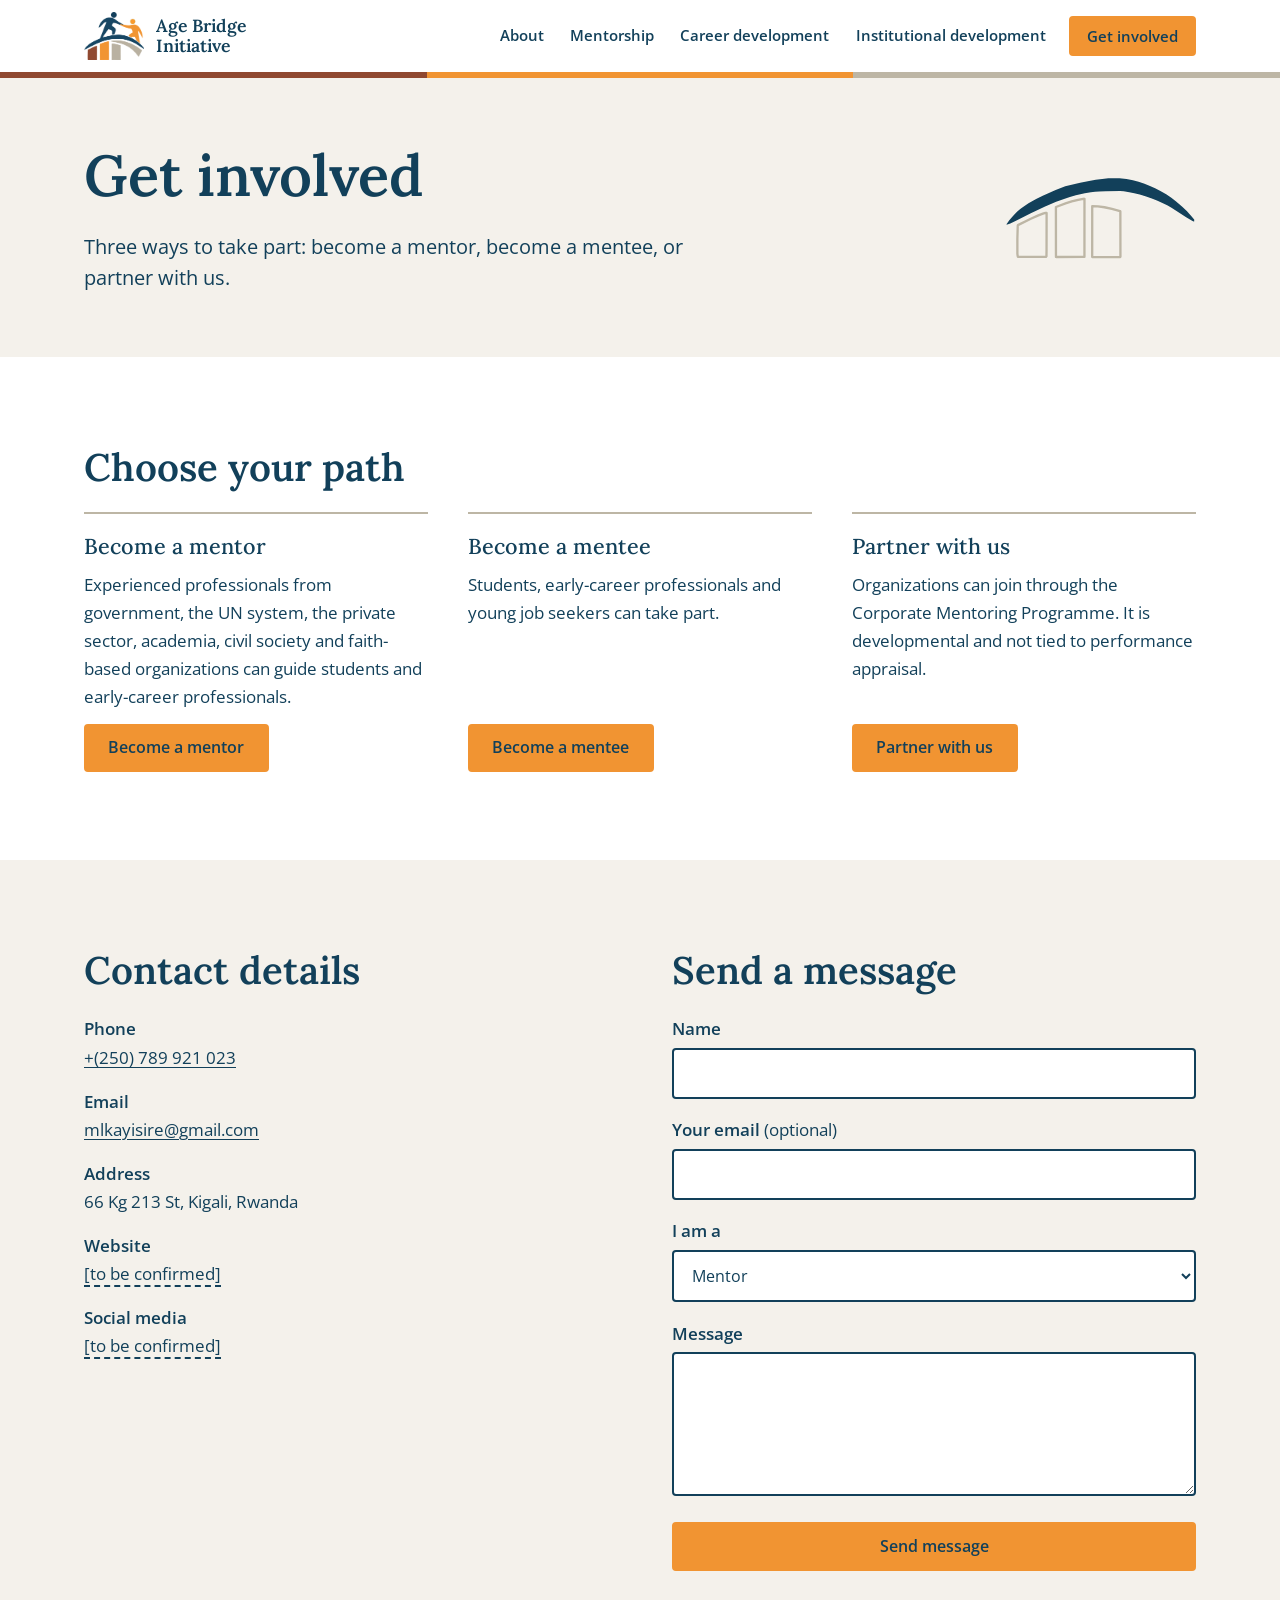
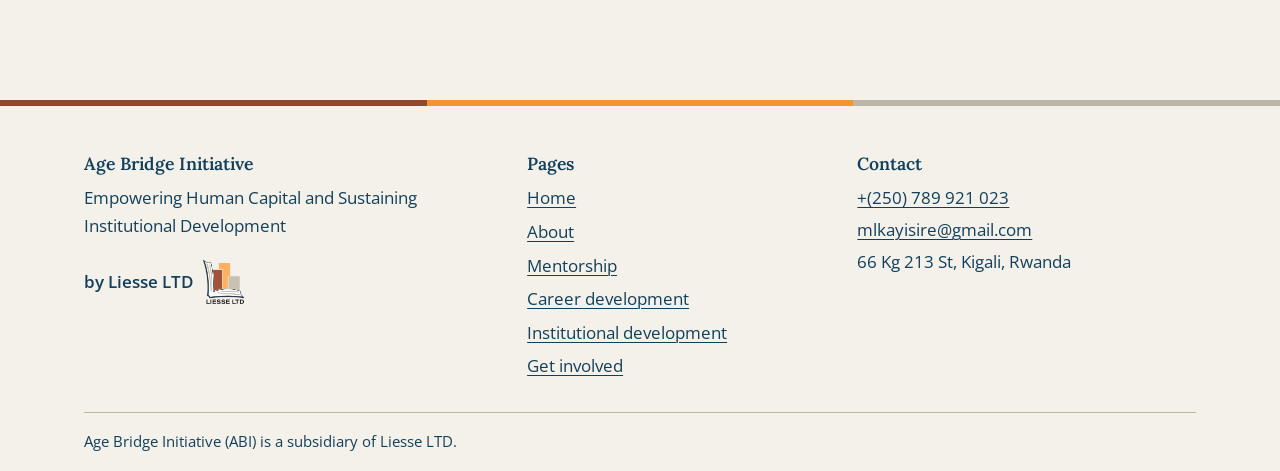
<file: get-involved.html>
<!DOCTYPE html>
<html lang="en">
<head>
<meta charset="utf-8">
<meta name="viewport" content="width=device-width, initial-scale=1">
<title>Get Involved | Age Bridge Initiative</title>
<meta name="description" content="Become a mentor, become a mentee, or partner with Age Bridge Initiative. Find contact details and send a message.">
<meta property="og:type" content="website">
<meta property="og:site_name" content="Age Bridge Initiative">
<meta property="og:title" content="Get Involved | Age Bridge Initiative">
<meta property="og:description" content="Become a mentor, become a mentee, or partner with Age Bridge Initiative. Find contact details and send a message.">
<meta name="theme-color" content="#12405a">
<link rel="icon" href="assets/img/favicon.ico" sizes="48x48">
<link rel="icon" type="image/png" sizes="32x32" href="assets/img/favicon-32.png">
<link rel="icon" type="image/png" sizes="16x16" href="assets/img/favicon-16.png">
<link rel="apple-touch-icon" href="assets/img/apple-touch-icon.png">
<link rel="preconnect" href="https://fonts.googleapis.com">
<link rel="preconnect" href="https://fonts.gstatic.com" crossorigin>
<link rel="stylesheet" href="https://fonts.googleapis.com/css2?family=Lora:wght@500;600&amp;family=Open+Sans:wght@400;600&amp;display=swap">
<link rel="stylesheet" href="assets/css/styles.css">
<script>document.documentElement.className += " js";</script>
<script src="assets/js/main.js" defer></script>
</head>
<body>
<a class="skip-link" href="#main">Skip to main content</a>
<header class="site-header">
  <div class="wrap site-header__bar">
    <a class="brand" href="index.html" aria-label="Age Bridge Initiative, home">
      <img src="assets/img/abi-logo.png" alt="" width="640" height="509">
      <span class="brand__name">Age Bridge Initiative</span>
    </a>
    <button class="nav-toggle" type="button" aria-expanded="false" aria-controls="site-nav">
      <span class="nav-toggle__bars" aria-hidden="true"></span><span class="nav-toggle__text">Menu</span>
    </button>
    <nav class="nav" id="site-nav" aria-label="Main">
      <ul class="nav__list">
        <li><a href="about.html">About</a></li>
        <li><a href="mentorship.html">Mentorship</a></li>
        <li><a href="career-development.html">Career development</a></li>
        <li><a href="institutional-development.html">Institutional development</a></li>
        <li><a class="btn btn--small" href="get-involved.html" aria-current="page">Get involved</a></li>
      </ul>
    </nav>
  </div>
  <div class="stripe" aria-hidden="true"></div>
</header>
<main id="main">

<section class="page-head" aria-labelledby="page-title">
  <div class="wrap page-head__grid">
    <div>
      <h1 id="page-title">Get involved</h1>
      <p class="lead">Three ways to take part: become a mentor, become a mentee, or partner with us.</p>
    </div>
    <svg class="bridge bridge--icon" viewBox="216 478 1160 502" xmlns="http://www.w3.org/2000/svg" aria-hidden="true" focusable="false"><path class="b-arch" d="M236.0 771.1 229.9 771.0 247.9 746.0 269.0 720.5 280.0 708.6 296.2 693.0 314.0 677.7 331.0 664.6 364.0 642.5 410.0 617.0 450.0 597.6 528.0 561.9 586.0 539.6 676.0 518.8 730.0 507.7 770.0 500.8 809.0 495.6 846.0 492.0 856.0 491.7 914.0 492.0 956.0 496.7 995.0 503.9 1029.0 512.7 1065.0 524.6 1098.0 537.8 1129.0 552.0 1161.0 568.5 1196.0 588.8 1227.0 609.6 1256.0 631.7 1293.0 663.4 1320.4 690.0 1348.5 721.0 1365.0 740.9 1365.5 743.0 1365.0 753.2 1362.0 753.5 1355.0 750.5 1319.0 729.5 1228.0 670.5 1205.0 656.6 1173.0 640.5 1140.0 625.7 1105.0 611.9 1070.0 599.8 1036.0 589.8 1003.0 581.7 973.0 575.7 939.0 570.6 917.0 569.0 830.0 569.5 791.0 571.5 766.0 573.8 741.0 576.8 704.0 582.8 650.0 594.7 614.0 604.8 583.0 614.8 531.0 633.9 461.0 663.6 378.0 702.9 279.0 753.3 254.0 764.3Z"/><path class="b-pillar b-p1 off" d="M469.0 967.2 300.2 967.0 298.7 962.0 296.8 948.0 296.7 859.0 299.0 777.0 299.9 775.0 378.0 736.6 420.0 717.6 451.0 705.8 466.7 701.0 472.0 700.6 473.4 701.0 473.4 703.0 473.0 925.0 472.5 963.0Z"/><path class="b-pillar b-p2 off" d="M702.0 967.2 531.0 967.4 530.0 967.0 529.8 933.0 529.6 666.0 530.0 665.3 588.0 643.9 625.0 631.7 664.0 621.8 694.3 616.0 700.0 615.6 702.2 616.0 702.2 618.0Z"/><path class="b-pillar b-p3 off" d="M917.0 968.4 748.8 968.0 749.0 660.6 783.6 661.0 823.0 666.8 868.0 676.8 917.0 689.8 919.0 690.9 919.5 964.0 919.0 966.9Z"/></svg>
  </div>
</section>

<section class="section" aria-labelledby="paths-title">
  <div class="wrap">
    <h2 id="paths-title">Choose your path</h2>
    <div class="paths">
      <div class="path" id="mentor">
        <h3>Become a mentor</h3>
        <p>Experienced professionals from government, the UN system, the private sector, academia, civil society and faith-based organizations can guide students and early-career professionals.</p>
        <a class="btn" href="get-involved.html?role=mentor#form">Become a mentor</a>
      </div>
      <div class="path" id="mentee">
        <h3>Become a mentee</h3>
        <p>Students, early-career professionals and young job seekers can take part.</p>
        <a class="btn" href="get-involved.html?role=mentee#form">Become a mentee</a>
      </div>
      <div class="path" id="partner">
        <h3>Partner with us</h3>
        <p>Organizations can join through the Corporate Mentoring Programme. It is developmental and not tied to performance appraisal.</p>
        <a class="btn" href="get-involved.html?role=organization#form">Partner with us</a>
      </div>
    </div>
  </div>
</section>

<section class="section section--paper" aria-labelledby="contact-title">
  <div class="wrap split">
    <div>
      <h2 id="contact-title">Contact details</h2>
      <dl class="contact-list">
        <div><dt>Phone</dt><dd><a href="tel:+250789921023">+(250) 789 921 023</a></dd></div>
        <div><dt>Email</dt><dd><a href="mailto:mlkayisire@gmail.com">mlkayisire@gmail.com</a></dd></div>
        <div><dt>Address</dt><dd>66 Kg 213 St, Kigali, Rwanda</dd></div>
        <div><dt>Website</dt><dd><span class="placeholder">[to be confirmed]</span></dd></div>
        <div><dt>Social media</dt><dd><span class="placeholder">[to be confirmed]</span></dd></div>
      </dl>
    </div>
    <div id="form">
      <h2>Send a message</h2>
      <form class="form" id="contact-form" action="mailto:mlkayisire@gmail.com" method="post" enctype="text/plain">
        <div><label for="f-name">Name</label><input id="f-name" name="name" type="text" autocomplete="name" required></div>
        <div><label for="f-email">Your email <span class="hint">(optional)</span></label><input id="f-email" name="email" type="email" autocomplete="email"></div>
        <div><label for="f-role">I am a</label>
          <select id="f-role" name="role" required>
            <option value="Mentor">Mentor</option>
            <option value="Mentee">Mentee</option>
            <option value="Organization">Organization</option>
          </select></div>
        <div><label for="f-message">Message</label><textarea id="f-message" name="message" required></textarea></div>
        <button class="btn" type="submit">Send message</button>
        <p class="form-status" id="form-status" role="status" aria-live="polite"></p>
      </form>
    </div>
  </div>
</section>
</main>
<footer class="site-footer">
  <div class="stripe" aria-hidden="true"></div>
  <div class="wrap">
    <div class="site-footer__grid">
      <div>
        <h2>Age Bridge Initiative</h2>
        <p class="site-footer__tag">Empowering Human Capital and Sustaining Institutional Development</p>
        <p class="credit"><span>by Liesse LTD</span><img src="assets/img/liesse-logo.png" alt="Liesse LTD logo" width="320" height="342"></p>
      </div>
      <nav aria-label="Footer">
        <h2>Pages</h2>
        <ul>
        <li><a href="index.html">Home</a></li>
        <li><a href="about.html">About</a></li>
        <li><a href="mentorship.html">Mentorship</a></li>
        <li><a href="career-development.html">Career development</a></li>
        <li><a href="institutional-development.html">Institutional development</a></li>
        <li><a href="get-involved.html">Get involved</a></li>
        </ul>
      </nav>
      <div>
        <h2>Contact</h2>
        <address>
          <span><a href="tel:+250789921023">+(250) 789 921 023</a></span>
          <span><a href="mailto:mlkayisire@gmail.com">mlkayisire@gmail.com</a></span>
          <span>66 Kg 213 St, Kigali, Rwanda</span>
        </address>
      </div>
    </div>
    <div class="site-footer__base"><p>Age Bridge Initiative (ABI) is a subsidiary of Liesse LTD.</p></div>
  </div>
</footer>
</body>
</html>
</file>
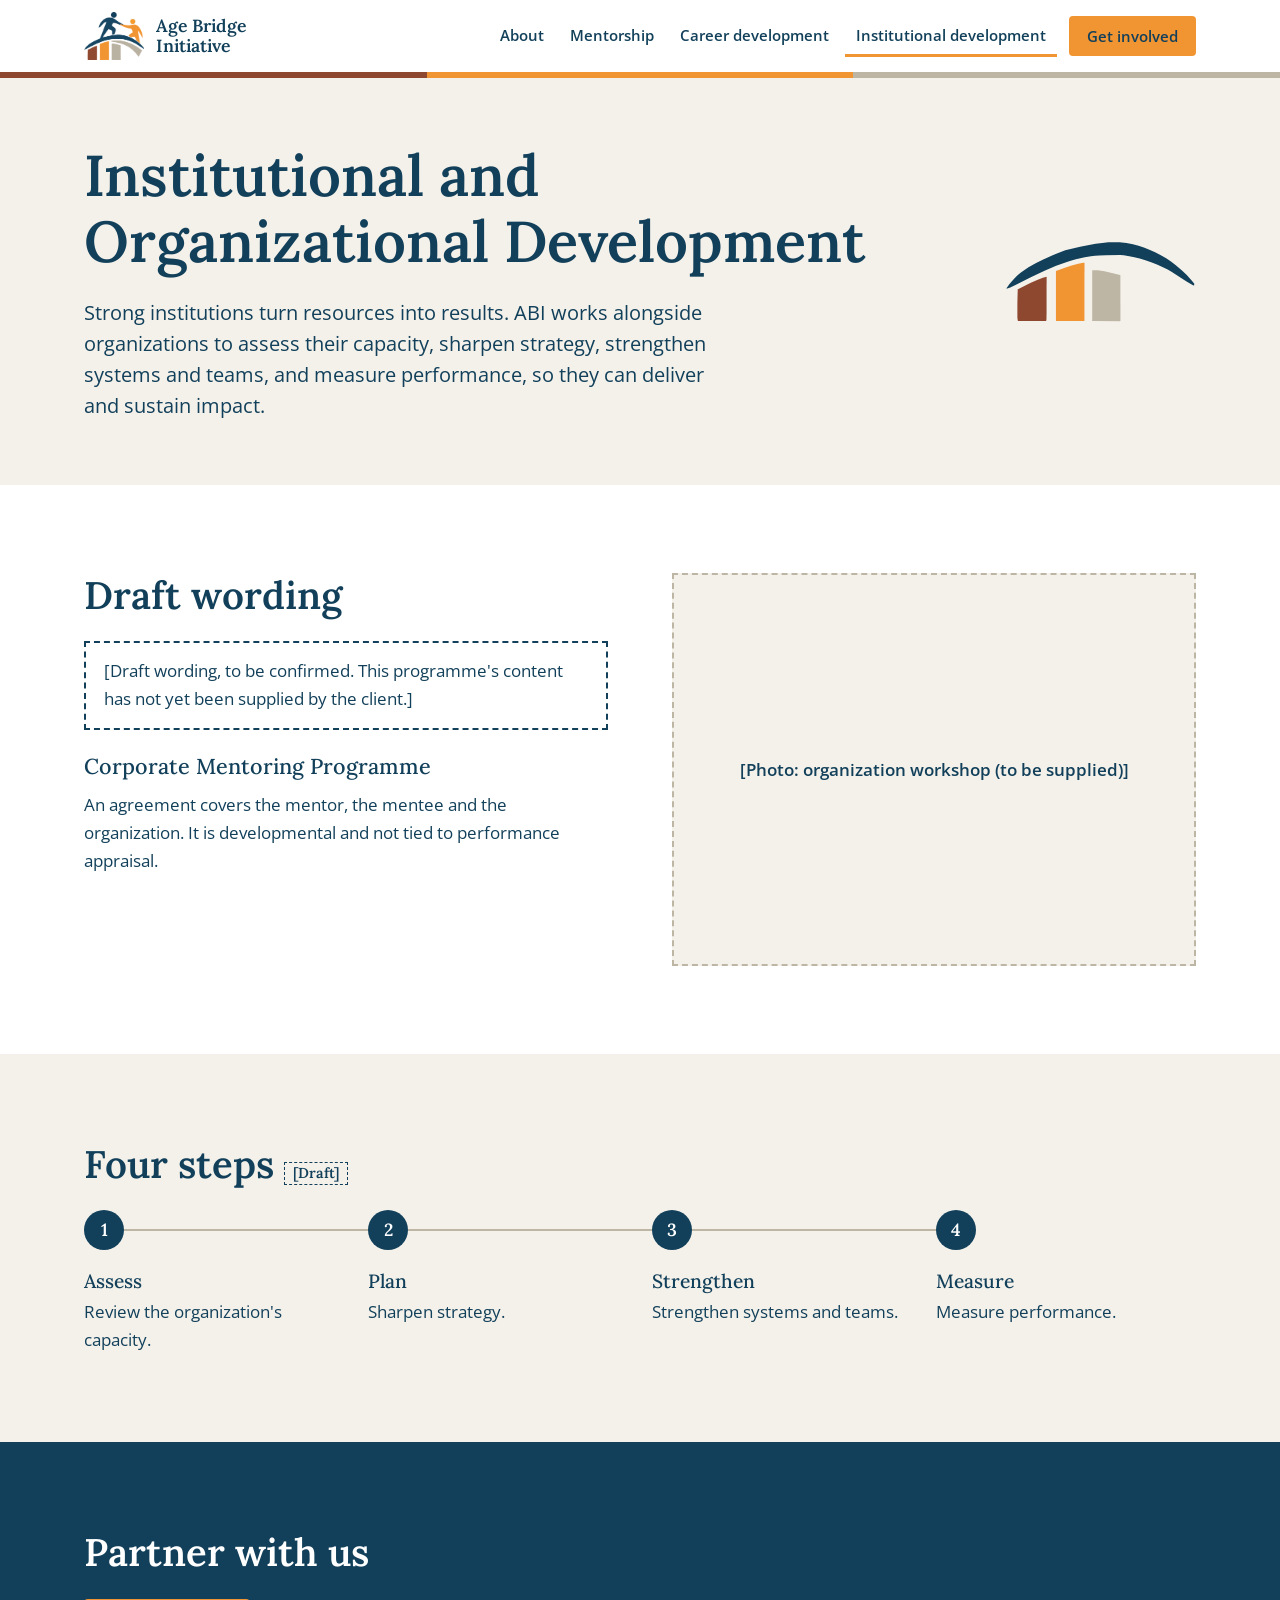
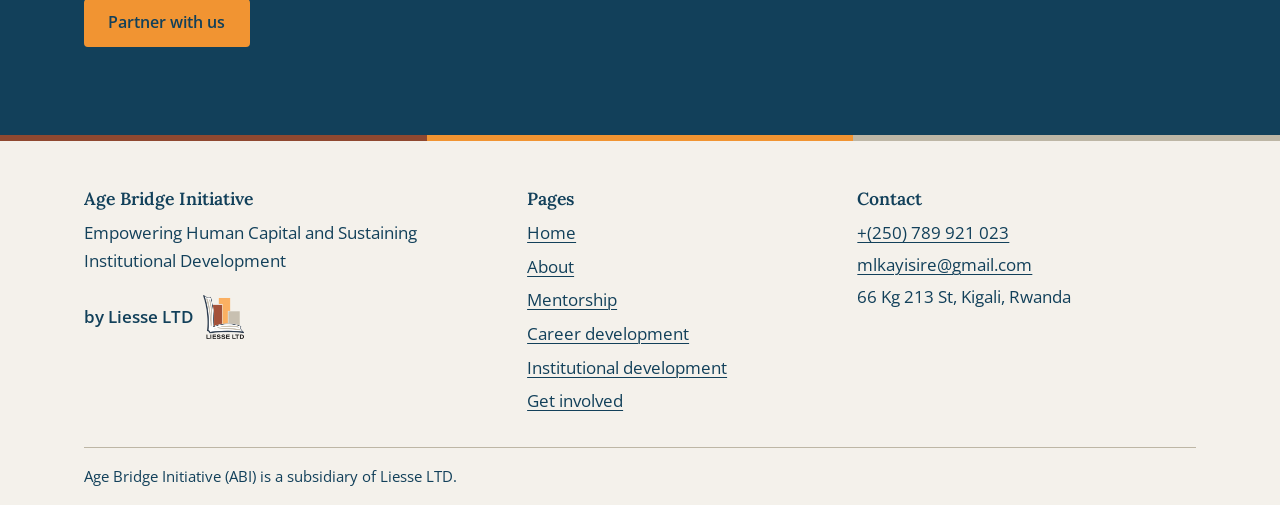
<file: institutional-development.html>
<!DOCTYPE html>
<html lang="en">
<head>
<meta charset="utf-8">
<meta name="viewport" content="width=device-width, initial-scale=1">
<title>Institutional Development | Age Bridge Initiative</title>
<meta name="description" content="ABI works alongside organizations to assess capacity, plan, strengthen systems and teams, and measure performance. Draft wording, to be confirmed.">
<meta property="og:type" content="website">
<meta property="og:site_name" content="Age Bridge Initiative">
<meta property="og:title" content="Institutional Development | Age Bridge Initiative">
<meta property="og:description" content="ABI works alongside organizations to assess capacity, plan, strengthen systems and teams, and measure performance. Draft wording, to be confirmed.">
<meta name="theme-color" content="#12405a">
<link rel="icon" href="assets/img/favicon.ico" sizes="48x48">
<link rel="icon" type="image/png" sizes="32x32" href="assets/img/favicon-32.png">
<link rel="icon" type="image/png" sizes="16x16" href="assets/img/favicon-16.png">
<link rel="apple-touch-icon" href="assets/img/apple-touch-icon.png">
<link rel="preconnect" href="https://fonts.googleapis.com">
<link rel="preconnect" href="https://fonts.gstatic.com" crossorigin>
<link rel="stylesheet" href="https://fonts.googleapis.com/css2?family=Lora:wght@500;600&amp;family=Open+Sans:wght@400;600&amp;display=swap">
<link rel="stylesheet" href="assets/css/styles.css">
<script>document.documentElement.className += " js";</script>
<script src="assets/js/main.js" defer></script>
</head>
<body>
<a class="skip-link" href="#main">Skip to main content</a>
<header class="site-header">
  <div class="wrap site-header__bar">
    <a class="brand" href="index.html" aria-label="Age Bridge Initiative, home">
      <img src="assets/img/abi-logo.png" alt="" width="640" height="509">
      <span class="brand__name">Age Bridge Initiative</span>
    </a>
    <button class="nav-toggle" type="button" aria-expanded="false" aria-controls="site-nav">
      <span class="nav-toggle__bars" aria-hidden="true"></span><span class="nav-toggle__text">Menu</span>
    </button>
    <nav class="nav" id="site-nav" aria-label="Main">
      <ul class="nav__list">
        <li><a href="about.html">About</a></li>
        <li><a href="mentorship.html">Mentorship</a></li>
        <li><a href="career-development.html">Career development</a></li>
        <li><a href="institutional-development.html" aria-current="page">Institutional development</a></li>
        <li><a class="btn btn--small" href="get-involved.html">Get involved</a></li>
      </ul>
    </nav>
  </div>
  <div class="stripe" aria-hidden="true"></div>
</header>
<main id="main">
<!-- DRAFT: This page's wording is not from the client and is to be confirmed. Layout matches the other two programme pages so real content can be swapped in. -->
<section class="page-head" aria-labelledby="page-title">
  <div class="wrap page-head__grid">
    <div>
      <h1 id="page-title">Institutional and Organizational Development</h1>
      <p class="lead">Strong institutions turn resources into results. ABI works alongside organizations to assess their capacity, sharpen strategy, strengthen systems and teams, and measure performance, so they can deliver and sustain impact.</p>
    </div>
    <svg class="bridge bridge--icon" viewBox="216 478 1160 502" xmlns="http://www.w3.org/2000/svg" aria-hidden="true" focusable="false"><path class="b-arch" d="M236.0 771.1 229.9 771.0 247.9 746.0 269.0 720.5 280.0 708.6 296.2 693.0 314.0 677.7 331.0 664.6 364.0 642.5 410.0 617.0 450.0 597.6 528.0 561.9 586.0 539.6 676.0 518.8 730.0 507.7 770.0 500.8 809.0 495.6 846.0 492.0 856.0 491.7 914.0 492.0 956.0 496.7 995.0 503.9 1029.0 512.7 1065.0 524.6 1098.0 537.8 1129.0 552.0 1161.0 568.5 1196.0 588.8 1227.0 609.6 1256.0 631.7 1293.0 663.4 1320.4 690.0 1348.5 721.0 1365.0 740.9 1365.5 743.0 1365.0 753.2 1362.0 753.5 1355.0 750.5 1319.0 729.5 1228.0 670.5 1205.0 656.6 1173.0 640.5 1140.0 625.7 1105.0 611.9 1070.0 599.8 1036.0 589.8 1003.0 581.7 973.0 575.7 939.0 570.6 917.0 569.0 830.0 569.5 791.0 571.5 766.0 573.8 741.0 576.8 704.0 582.8 650.0 594.7 614.0 604.8 583.0 614.8 531.0 633.9 461.0 663.6 378.0 702.9 279.0 753.3 254.0 764.3Z"/><path class="b-pillar b-p1" d="M469.0 967.2 300.2 967.0 298.7 962.0 296.8 948.0 296.7 859.0 299.0 777.0 299.9 775.0 378.0 736.6 420.0 717.6 451.0 705.8 466.7 701.0 472.0 700.6 473.4 701.0 473.4 703.0 473.0 925.0 472.5 963.0Z"/><path class="b-pillar b-p2" d="M702.0 967.2 531.0 967.4 530.0 967.0 529.8 933.0 529.6 666.0 530.0 665.3 588.0 643.9 625.0 631.7 664.0 621.8 694.3 616.0 700.0 615.6 702.2 616.0 702.2 618.0Z"/><path class="b-pillar b-p3" d="M917.0 968.4 748.8 968.0 749.0 660.6 783.6 661.0 823.0 666.8 868.0 676.8 917.0 689.8 919.0 690.9 919.5 964.0 919.0 966.9Z"/></svg>
  </div>
</section>

<section class="section" aria-labelledby="intro-title">
  <div class="wrap split">
    <div>
      <h2 id="intro-title">Draft wording</h2>
      <p class="draft-note">[Draft wording, to be confirmed. This programme's content has not yet been supplied by the client.]</p>
      <h3 style="margin-top:1.5rem">Corporate Mentoring Programme</h3>
      <p>An agreement covers the mentor, the mentee and the organization. It is developmental and not tied to performance appraisal.</p>
    </div>
    <div class="slot " role="img" aria-label="Image slot">[Photo: organization workshop (to be supplied)]</div>
  </div>
</section>

<section class="section section--paper" aria-labelledby="path-title">
  <div class="wrap">
    <h2 id="path-title">Four steps <span class="tag-draft">[Draft]</span></h2>
    <ol class="steps steps--4">
      <li><h3>Assess</h3><p>Review the organization's capacity.</p></li>
      <li><h3>Plan</h3><p>Sharpen strategy.</p></li>
      <li><h3>Strengthen</h3><p>Strengthen systems and teams.</p></li>
      <li><h3>Measure</h3><p>Measure performance.</p></li>
    </ol>
  </div>
</section>

<section class="section section--navy cta" aria-labelledby="cta-title">
  <div class="wrap">
    <h2 id="cta-title">Partner with us</h2>
    
    <div class="cta__actions">
      <a class="btn" href="get-involved.html?role=organization#form">Partner with us</a>
    </div>
  </div>
</section>
</main>
<footer class="site-footer">
  <div class="stripe" aria-hidden="true"></div>
  <div class="wrap">
    <div class="site-footer__grid">
      <div>
        <h2>Age Bridge Initiative</h2>
        <p class="site-footer__tag">Empowering Human Capital and Sustaining Institutional Development</p>
        <p class="credit"><span>by Liesse LTD</span><img src="assets/img/liesse-logo.png" alt="Liesse LTD logo" width="320" height="342"></p>
      </div>
      <nav aria-label="Footer">
        <h2>Pages</h2>
        <ul>
        <li><a href="index.html">Home</a></li>
        <li><a href="about.html">About</a></li>
        <li><a href="mentorship.html">Mentorship</a></li>
        <li><a href="career-development.html">Career development</a></li>
        <li><a href="institutional-development.html">Institutional development</a></li>
        <li><a href="get-involved.html">Get involved</a></li>
        </ul>
      </nav>
      <div>
        <h2>Contact</h2>
        <address>
          <span><a href="tel:+250789921023">+(250) 789 921 023</a></span>
          <span><a href="mailto:mlkayisire@gmail.com">mlkayisire@gmail.com</a></span>
          <span>66 Kg 213 St, Kigali, Rwanda</span>
        </address>
      </div>
    </div>
    <div class="site-footer__base"><p>Age Bridge Initiative (ABI) is a subsidiary of Liesse LTD.</p></div>
  </div>
</footer>
</body>
</html>
</file>
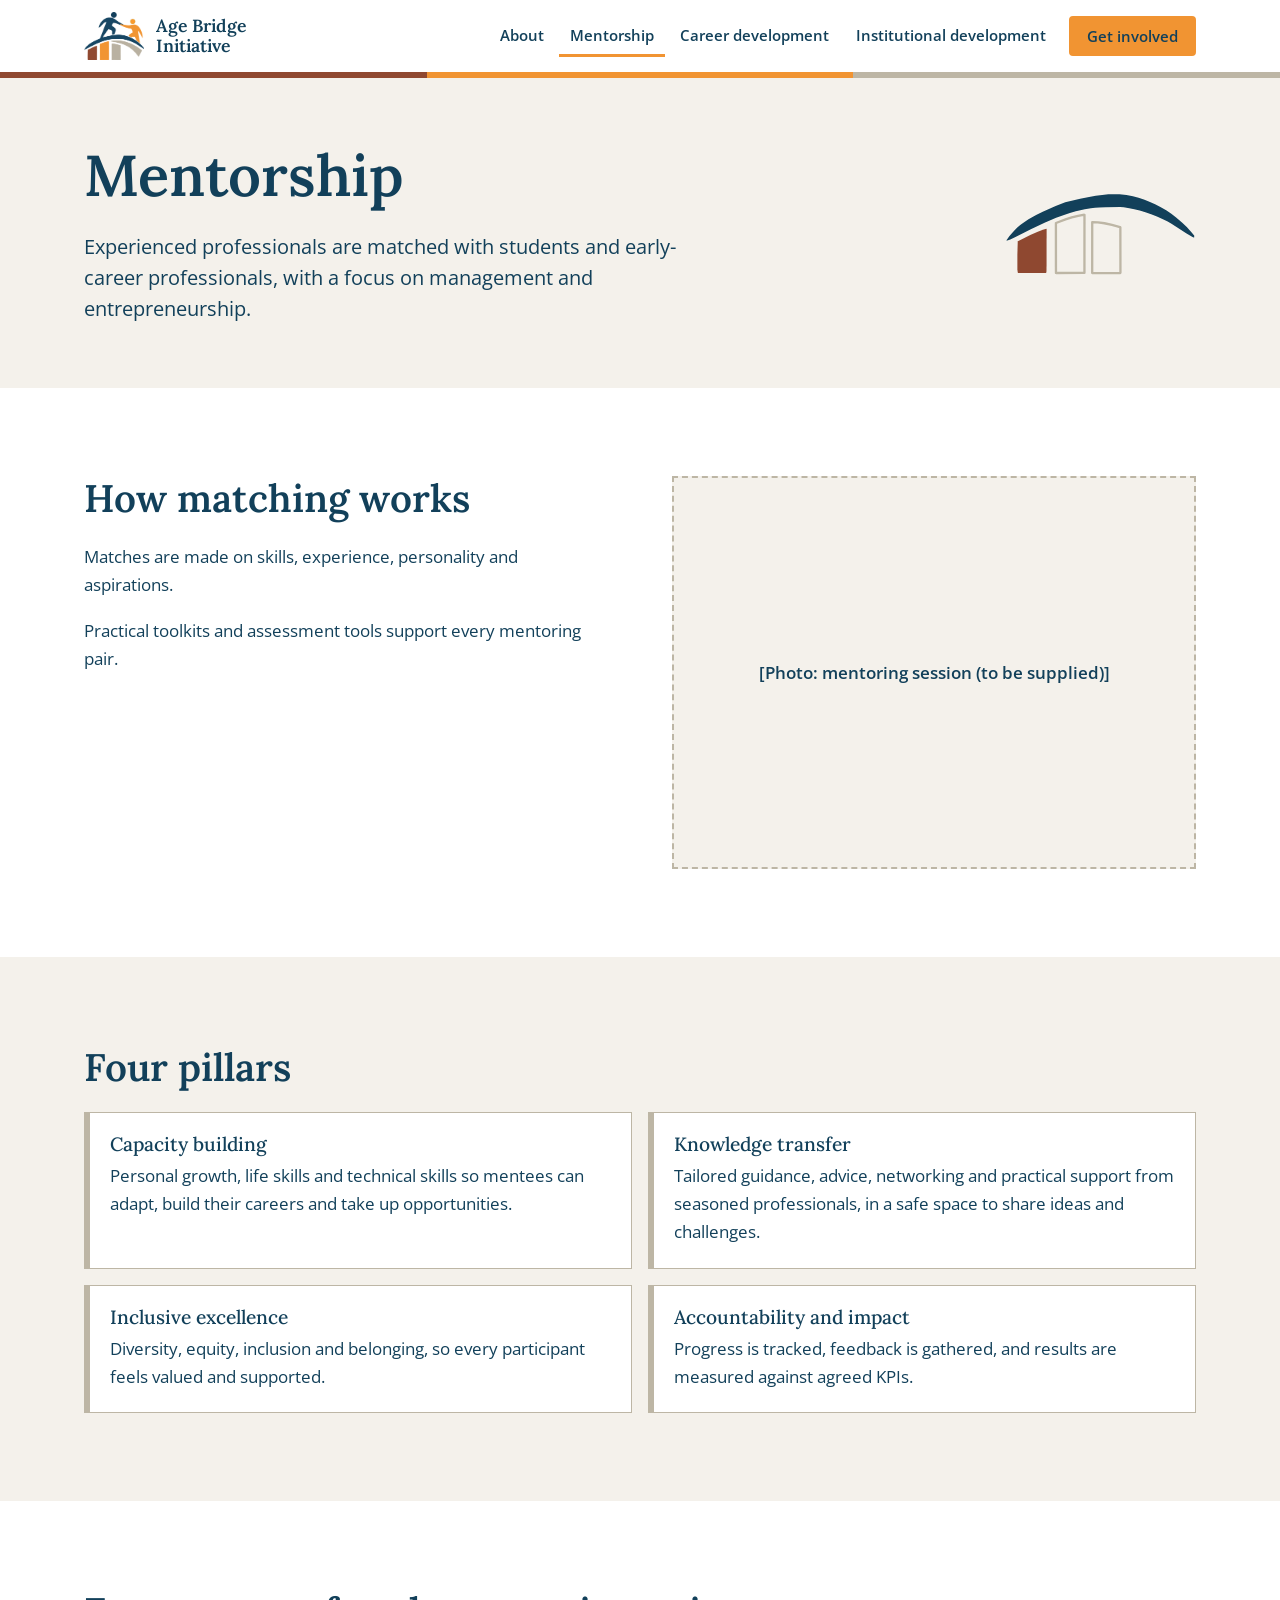
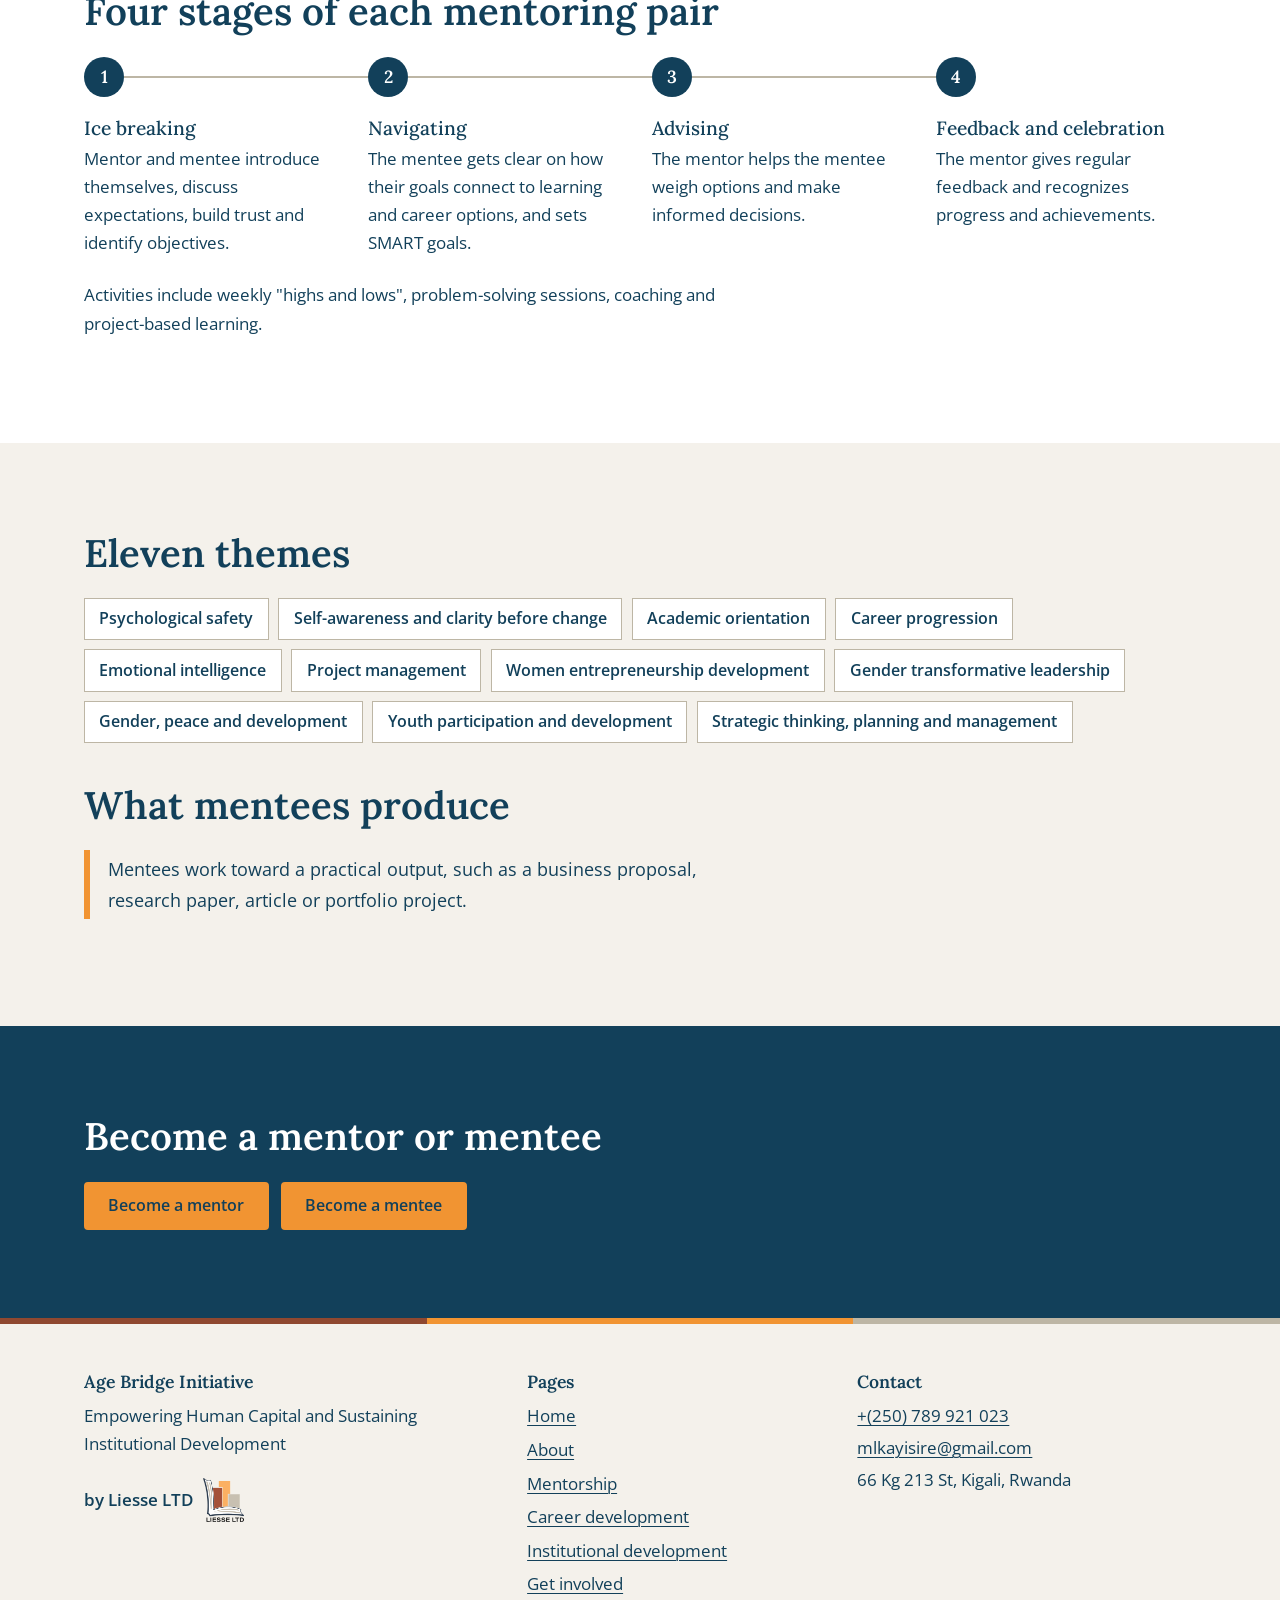
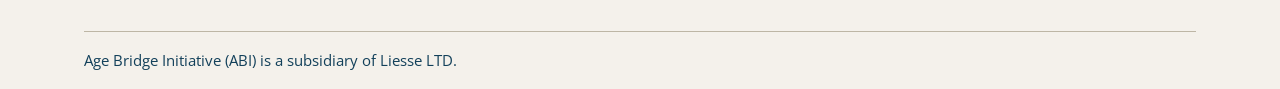
<file: mentorship.html>
<!DOCTYPE html>
<html lang="en">
<head>
<meta charset="utf-8">
<meta name="viewport" content="width=device-width, initial-scale=1">
<title>Mentorship | Age Bridge Initiative</title>
<meta name="description" content="ABI matches experienced professionals with students and early-career professionals, focusing on management and entrepreneurship. See the pillars, stages and themes.">
<meta property="og:type" content="website">
<meta property="og:site_name" content="Age Bridge Initiative">
<meta property="og:title" content="Mentorship | Age Bridge Initiative">
<meta property="og:description" content="ABI matches experienced professionals with students and early-career professionals, focusing on management and entrepreneurship. See the pillars, stages and themes.">
<meta name="theme-color" content="#12405a">
<link rel="icon" href="assets/img/favicon.ico" sizes="48x48">
<link rel="icon" type="image/png" sizes="32x32" href="assets/img/favicon-32.png">
<link rel="icon" type="image/png" sizes="16x16" href="assets/img/favicon-16.png">
<link rel="apple-touch-icon" href="assets/img/apple-touch-icon.png">
<link rel="preconnect" href="https://fonts.googleapis.com">
<link rel="preconnect" href="https://fonts.gstatic.com" crossorigin>
<link rel="stylesheet" href="https://fonts.googleapis.com/css2?family=Lora:wght@500;600&amp;family=Open+Sans:wght@400;600&amp;display=swap">
<link rel="stylesheet" href="assets/css/styles.css">
<script>document.documentElement.className += " js";</script>
<script src="assets/js/main.js" defer></script>
</head>
<body>
<a class="skip-link" href="#main">Skip to main content</a>
<header class="site-header">
  <div class="wrap site-header__bar">
    <a class="brand" href="index.html" aria-label="Age Bridge Initiative, home">
      <img src="assets/img/abi-logo.png" alt="" width="640" height="509">
      <span class="brand__name">Age Bridge Initiative</span>
    </a>
    <button class="nav-toggle" type="button" aria-expanded="false" aria-controls="site-nav">
      <span class="nav-toggle__bars" aria-hidden="true"></span><span class="nav-toggle__text">Menu</span>
    </button>
    <nav class="nav" id="site-nav" aria-label="Main">
      <ul class="nav__list">
        <li><a href="about.html">About</a></li>
        <li><a href="mentorship.html" aria-current="page">Mentorship</a></li>
        <li><a href="career-development.html">Career development</a></li>
        <li><a href="institutional-development.html">Institutional development</a></li>
        <li><a class="btn btn--small" href="get-involved.html">Get involved</a></li>
      </ul>
    </nav>
  </div>
  <div class="stripe" aria-hidden="true"></div>
</header>
<main id="main">

<section class="page-head" aria-labelledby="page-title">
  <div class="wrap page-head__grid">
    <div>
      <h1 id="page-title">Mentorship</h1>
      <p class="lead">Experienced professionals are matched with students and early-career professionals, with a focus on management and entrepreneurship.</p>
    </div>
    <svg class="bridge bridge--icon" viewBox="216 478 1160 502" xmlns="http://www.w3.org/2000/svg" aria-hidden="true" focusable="false"><path class="b-arch" d="M236.0 771.1 229.9 771.0 247.9 746.0 269.0 720.5 280.0 708.6 296.2 693.0 314.0 677.7 331.0 664.6 364.0 642.5 410.0 617.0 450.0 597.6 528.0 561.9 586.0 539.6 676.0 518.8 730.0 507.7 770.0 500.8 809.0 495.6 846.0 492.0 856.0 491.7 914.0 492.0 956.0 496.7 995.0 503.9 1029.0 512.7 1065.0 524.6 1098.0 537.8 1129.0 552.0 1161.0 568.5 1196.0 588.8 1227.0 609.6 1256.0 631.7 1293.0 663.4 1320.4 690.0 1348.5 721.0 1365.0 740.9 1365.5 743.0 1365.0 753.2 1362.0 753.5 1355.0 750.5 1319.0 729.5 1228.0 670.5 1205.0 656.6 1173.0 640.5 1140.0 625.7 1105.0 611.9 1070.0 599.8 1036.0 589.8 1003.0 581.7 973.0 575.7 939.0 570.6 917.0 569.0 830.0 569.5 791.0 571.5 766.0 573.8 741.0 576.8 704.0 582.8 650.0 594.7 614.0 604.8 583.0 614.8 531.0 633.9 461.0 663.6 378.0 702.9 279.0 753.3 254.0 764.3Z"/><path class="b-pillar b-p1" d="M469.0 967.2 300.2 967.0 298.7 962.0 296.8 948.0 296.7 859.0 299.0 777.0 299.9 775.0 378.0 736.6 420.0 717.6 451.0 705.8 466.7 701.0 472.0 700.6 473.4 701.0 473.4 703.0 473.0 925.0 472.5 963.0Z"/><path class="b-pillar b-p2 off" d="M702.0 967.2 531.0 967.4 530.0 967.0 529.8 933.0 529.6 666.0 530.0 665.3 588.0 643.9 625.0 631.7 664.0 621.8 694.3 616.0 700.0 615.6 702.2 616.0 702.2 618.0Z"/><path class="b-pillar b-p3 off" d="M917.0 968.4 748.8 968.0 749.0 660.6 783.6 661.0 823.0 666.8 868.0 676.8 917.0 689.8 919.0 690.9 919.5 964.0 919.0 966.9Z"/></svg>
  </div>
</section>

<section class="section" aria-labelledby="intro-title">
  <div class="wrap split">
    <div>
      <h2 id="intro-title">How matching works</h2>
      <p>Matches are made on skills, experience, personality and aspirations.</p>
      <p>Practical toolkits and assessment tools support every mentoring pair.</p>
    </div>
    <div class="slot " role="img" aria-label="Image slot">[Photo: mentoring session (to be supplied)]</div>
  </div>
</section>

<section class="section section--paper" aria-labelledby="pillars-title">
  <div class="wrap">
    <h2 id="pillars-title">Four pillars</h2>
    <ul class="cards ">
      <li><h3>Capacity building</h3><p>Personal growth, life skills and technical skills so mentees can adapt, build their careers and take up opportunities.</p></li>
      <li><h3>Knowledge transfer</h3><p>Tailored guidance, advice, networking and practical support from seasoned professionals, in a safe space to share ideas and challenges.</p></li>
      <li><h3>Inclusive excellence</h3><p>Diversity, equity, inclusion and belonging, so every participant feels valued and supported.</p></li>
      <li><h3>Accountability and impact</h3><p>Progress is tracked, feedback is gathered, and results are measured against agreed KPIs.</p></li>
    </ul>
  </div>
</section>

<section class="section" aria-labelledby="stages-title">
  <div class="wrap">
    <h2 id="stages-title">Four stages of each mentoring pair</h2>
    <ol class="steps steps--4">
      <li><h3>Ice breaking</h3><p>Mentor and mentee introduce themselves, discuss expectations, build trust and identify objectives.</p></li>
      <li><h3>Navigating</h3><p>The mentee gets clear on how their goals connect to learning and career options, and sets SMART goals.</p></li>
      <li><h3>Advising</h3><p>The mentor helps the mentee weigh options and make informed decisions.</p></li>
      <li><h3>Feedback and celebration</h3><p>The mentor gives regular feedback and recognizes progress and achievements.</p></li>
    </ol>
    <p style="margin-top:1.5rem">Activities include weekly "highs and lows", problem-solving sessions, coaching and project-based learning.</p>
  </div>
</section>

<section class="section section--paper" aria-labelledby="themes-title">
  <div class="wrap">
    <h2 id="themes-title">Eleven themes</h2>
    <ul class="chips">
      <li>Psychological safety</li>
      <li>Self-awareness and clarity before change</li>
      <li>Academic orientation</li>
      <li>Career progression</li>
      <li>Emotional intelligence</li>
      <li>Project management</li>
      <li>Women entrepreneurship development</li>
      <li>Gender transformative leadership</li>
      <li>Gender, peace and development</li>
      <li>Youth participation and development</li>
      <li>Strategic thinking, planning and management</li>
    </ul>
    <h2 style="margin-top:2.5rem">What mentees produce</h2>
    <p class="output-line">Mentees work toward a practical output, such as a business proposal, research paper, article or portfolio project.</p>
  </div>
</section>

<section class="section section--navy cta" aria-labelledby="cta-title">
  <div class="wrap">
    <h2 id="cta-title">Become a mentor or mentee</h2>
    
    <div class="cta__actions">
      <a class="btn" href="get-involved.html?role=mentor#form">Become a mentor</a>
      <a class="btn" href="get-involved.html?role=mentee#form">Become a mentee</a>
    </div>
  </div>
</section>
</main>
<footer class="site-footer">
  <div class="stripe" aria-hidden="true"></div>
  <div class="wrap">
    <div class="site-footer__grid">
      <div>
        <h2>Age Bridge Initiative</h2>
        <p class="site-footer__tag">Empowering Human Capital and Sustaining Institutional Development</p>
        <p class="credit"><span>by Liesse LTD</span><img src="assets/img/liesse-logo.png" alt="Liesse LTD logo" width="320" height="342"></p>
      </div>
      <nav aria-label="Footer">
        <h2>Pages</h2>
        <ul>
        <li><a href="index.html">Home</a></li>
        <li><a href="about.html">About</a></li>
        <li><a href="mentorship.html">Mentorship</a></li>
        <li><a href="career-development.html">Career development</a></li>
        <li><a href="institutional-development.html">Institutional development</a></li>
        <li><a href="get-involved.html">Get involved</a></li>
        </ul>
      </nav>
      <div>
        <h2>Contact</h2>
        <address>
          <span><a href="tel:+250789921023">+(250) 789 921 023</a></span>
          <span><a href="mailto:mlkayisire@gmail.com">mlkayisire@gmail.com</a></span>
          <span>66 Kg 213 St, Kigali, Rwanda</span>
        </address>
      </div>
    </div>
    <div class="site-footer__base"><p>Age Bridge Initiative (ABI) is a subsidiary of Liesse LTD.</p></div>
  </div>
</footer>
</body>
</html>
</file>
<file: assets/css/styles.css>
/* ==========================================================================
   Age Bridge Initiative (ABI) - styles.css
   Edit colors and fonts in the :root block below. Nothing else needs to change.
   ========================================================================== */

:root {
  /* Brand colors (the only hues used on the site) */
  --navy: #12405a;
  --orange: #f19432;
  --brown: #8f4830;
  --taupe: #bdb6a5;
  --paper: #f4f1eb;
  --white: #ffffff;

  /* Roles. Orange is never used for text on light backgrounds.
     Taupe is only for backgrounds, borders and dividers. */
  --text: var(--navy);
  --focus: var(--navy);

  /* Fonts (loaded from Google Fonts in each page's <head>) */
  --font-head: "Lora", Georgia, serif;
  --font-body: "Open Sans", system-ui, sans-serif;

  /* Layout */
  --wrap: 72rem;
  --measure: 40rem;
  --gutter: 1.25rem;
}

/* ---------- Base ---------- */
*, *::before, *::after { box-sizing: border-box; }
html { -webkit-text-size-adjust: 100%; scroll-behavior: smooth; scroll-padding-top: 1rem; }
body {
  margin: 0;
  font: 400 1.0625rem/1.65 var(--font-body);
  color: var(--text);
  background: var(--white);
}
img, svg { display: block; max-width: 100%; height: auto; }
h1, h2, h3, h4 {
  font-family: var(--font-head);
  font-weight: 600;
  line-height: 1.15;
  margin: 0 0 .6em;
  color: var(--navy);
  text-wrap: balance;
}
h1 { font-size: clamp(2.1rem, 1.2rem + 4.2vw, 3.6rem); }
h2 { font-size: clamp(1.65rem, 1.2rem + 1.8vw, 2.4rem); }
h3 { font-size: 1.35rem; font-weight: 500; }
p { margin: 0 0 1em; max-width: var(--measure); }
ul, ol { margin: 0; padding: 0; }
a { color: var(--navy); text-decoration-thickness: .08em; text-underline-offset: .2em; }
a:hover { color: var(--brown); }
:focus-visible { outline: 3px solid var(--focus); outline-offset: 3px; }

.wrap { width: 100%; max-width: var(--wrap); margin-inline: auto; padding-inline: var(--gutter); }
.visually-hidden {
  position: absolute !important; width: 1px; height: 1px; margin: -1px; padding: 0;
  overflow: hidden; clip: rect(0 0 0 0); white-space: nowrap; border: 0;
}
.skip-link {
  position: absolute; left: .5rem; top: -4rem; z-index: 100;
  background: var(--navy); color: var(--white); padding: .75rem 1rem; text-decoration: none; font-weight: 600;
}
.skip-link:focus { top: .5rem; color: var(--white); }

/* Three-color stripe from the brochure: one color per programme */
.stripe {
  height: .375rem;
  background: linear-gradient(90deg, var(--brown) 0 33.34%, var(--orange) 33.34% 66.67%, var(--taupe) 66.67% 100%);
}

/* ---------- Buttons and links ---------- */
.btn {
  display: inline-block; padding: .8rem 1.4rem; border: 2px solid var(--orange); border-radius: .25rem;
  background: var(--orange); color: var(--navy); font: 600 1rem/1.2 var(--font-body);
  text-decoration: none; cursor: pointer; text-align: center;
}
.btn:hover { background: var(--navy); border-color: var(--navy); color: var(--white); }
.section--navy .btn:hover { background: var(--white); border-color: var(--white); color: var(--navy); }
.btn--ghost { background: transparent; border-color: var(--navy); color: var(--navy); }
.btn--ghost:hover { background: var(--navy); color: var(--white); }
.btn--small { padding: .55rem 1rem; font-size: .95rem; }
.link { font-weight: 600; }
.section--navy a { color: var(--white); }
.section--navy a:hover { color: var(--orange); }
.section--navy a.btn { color: var(--navy); }
.section--navy a.btn:hover { color: var(--navy); }

/* ---------- Header ---------- */
.site-header { background: var(--white); position: relative; }
.site-header__bar { display: flex; align-items: center; justify-content: space-between; gap: 1rem; padding-block: .75rem; }
.brand { display: flex; align-items: center; gap: .75rem; text-decoration: none; color: var(--navy); }
.brand:hover { color: var(--navy); }
.brand img { height: 3rem; width: auto; }
.brand__name { font: 600 1.1rem/1.15 var(--font-head); max-width: 7.5rem; }

.nav-toggle {
  display: none; align-items: center; gap: .5rem; padding: .6rem .9rem; background: var(--white);
  border: 2px solid var(--navy); border-radius: .25rem; color: var(--navy); font: 600 .95rem/1 var(--font-body); cursor: pointer;
}
.js .nav-toggle { display: inline-flex; }
.nav-toggle__bars, .nav-toggle__bars::before, .nav-toggle__bars::after {
  display: block; width: 1.1rem; height: 2px; background: var(--navy); content: "";
}
.nav-toggle__bars { position: relative; }
.nav-toggle__bars::before { position: absolute; top: -6px; }
.nav-toggle__bars::after { position: absolute; top: 6px; }

.nav { border-top: 1px solid var(--taupe); }
.js .nav { display: none; }
.js .nav.is-open { display: block; }
.nav__list { list-style: none; display: grid; }
.nav__list a:not(.btn) {
  display: block; padding: .85rem 0; text-decoration: none; font-weight: 600; border-bottom: 1px solid var(--taupe);
}
.nav__list a:not(.btn):hover { color: var(--brown); }
.nav__list a[aria-current="page"]:not(.btn) { box-shadow: inset .3rem 0 var(--orange); padding-left: .9rem; }
.nav__list li:last-child { padding-block: 1rem; }
.site-header .wrap > .nav { grid-column: 1 / -1; }

@media (min-width: 68em) {
  .js .nav-toggle { display: none; }
  .nav, .js .nav { display: block; border: 0; }
  .nav__list { display: flex; align-items: center; gap: .25rem; }
  .nav__list a:not(.btn) { padding: .5rem .7rem; border: 0; font-size: .95rem; }
  .nav__list a[aria-current="page"]:not(.btn) { box-shadow: inset 0 -3px var(--orange); padding-left: .7rem; }
  .nav__list li:last-child { padding: 0 0 0 .5rem; }
  .site-header__bar { flex-wrap: nowrap; }
}
@media (max-width: 67.99em) {
  .site-header__bar { flex-wrap: wrap; }
  .nav { flex-basis: 100%; }
}

/* ---------- Sections ---------- */
.section { padding-block: clamp(3rem, 7vw, 5.5rem); }
.section--paper { background: var(--paper); }
.section--navy { background: var(--navy); color: var(--white); --focus: var(--white); }
.section--navy h2, .section--navy h3 { color: var(--white); }
.section__intro { margin-bottom: 2rem; }
.lead { font-size: 1.25rem; line-height: 1.55; }

/* ---------- Bridge motif (inline SVG, traced from the ABI artwork) ---------- */
.b-arch, .b-fig1 { fill: var(--navy); }
.b-fig2 { fill: var(--orange); }
.b-band { fill: var(--taupe); }
.b-p1 { fill: var(--brown); }
.b-p2 { fill: var(--orange); }
.b-p3 { fill: var(--taupe); }
/* Pillars not highlighted in a programme icon are drawn as outlines */
.b-pillar.off { fill: none; stroke: var(--taupe); stroke-width: 14; stroke-linejoin: round; }
.bridge--icon { width: 8rem; height: auto; }
.bridge--full { width: 100%; height: auto; }

/* ---------- Home hero ---------- */
.hero { background: var(--paper); padding-block: clamp(2.5rem, 6vw, 5rem) clamp(2rem, 5vw, 4rem); }
.hero__grid { display: grid; gap: 2.5rem; align-items: center; }
.hero h1 span { display: block; }
.hero__tag { font-size: 1.25rem; line-height: 1.5; max-width: 30rem; }
.hero__actions { display: flex; flex-wrap: wrap; gap: .75rem; margin-top: 1.75rem; }
.hero__art { justify-self: center; width: 100%; max-width: 38rem; }
.hero__video { display: block; width: 100%; height: auto; background: var(--paper); }
@media (min-width: 56em) {
  .hero__grid { grid-template-columns: minmax(0, 1fr) minmax(0, 1.15fr); }
  .hero__art { justify-self: end; }
}

/* ---------- Why section ---------- */
.why { display: grid; gap: 2.5rem; }
.why h3 { padding-left: 1rem; border-left: .375rem solid var(--orange); }
@media (min-width: 56em) { .why { grid-template-columns: 1fr 1fr; gap: 4rem; } }

/* ---------- Sectors to bridge diagram ---------- */
.flow { display: grid; gap: 1.75rem; align-items: center; }
.flow__list { list-style: none; display: grid; gap: .5rem; }
.flow__list li { background: var(--white); border: 1px solid var(--taupe); padding: .7rem 1rem; font-weight: 600; }
.flow__sources { grid-template-columns: 1fr 1fr; }
.flow__targets li { border-left: .375rem solid var(--orange); }
.flow__targets li:first-child { border-left-color: var(--brown); }
.flow__bridge { width: min(100%, 24rem); margin-inline: auto; }
.flow__label { font-weight: 600; margin: 0 0 .5rem; max-width: none; }
@media (min-width: 56em) {
  .flow { grid-template-columns: 1fr 1.35fr 1fr; gap: 0; }
  .flow__sources { grid-template-columns: 1fr; padding-right: 1.5rem; border-right: 2px solid var(--taupe); margin-right: 1rem; }
  .flow__sources li { position: relative; }
  .flow__sources li::after { content: ""; position: absolute; top: 50%; left: 100%; width: 1.5rem; height: 2px; background: var(--taupe); }
  .flow__targets { padding-left: 1.5rem; border-left: 2px solid var(--taupe); margin-left: 1rem; }
  .flow__targets li { position: relative; }
  .flow__targets li::before { content: ""; position: absolute; top: 50%; right: 100%; width: 1.5rem; height: 2px; background: var(--taupe); }
  .flow__bridge { width: 100%; }
}

/* ---------- Programme cards ---------- */
.programmes { display: grid; gap: 1.5rem; }
.programme {
  display: flex; flex-direction: column; gap: .75rem; background: var(--white);
  border-top: .5rem solid var(--brown); padding: 1.5rem 1.5rem 1.75rem;
}
.programme--2 { border-top-color: var(--orange); }
.programme--3 { border-top-color: var(--taupe); }
.programme h3 { margin: 0; }
.programme p { margin: 0; }
.programme .link { margin-top: auto; padding-top: .5rem; }
.tag-draft { display: inline-block; font-size: .9rem; font-weight: 600; border: 1px dashed var(--navy); padding: .15rem .5rem; align-self: flex-start; }
@media (min-width: 56em) { .programmes { grid-template-columns: repeat(3, 1fr); } }

/* ---------- Get involved ---------- */
.paths { display: grid; gap: 2rem; }
.path { border-top: 2px solid var(--taupe); padding-top: 1.25rem; display: flex; flex-direction: column; gap: .75rem; align-items: flex-start; }
.path h3, .path p { margin: 0; }
.path .btn { margin-top: auto; }
@media (min-width: 56em) { .paths { grid-template-columns: repeat(3, 1fr); gap: 2.5rem; } }

/* ---------- Inner page head ---------- */
.page-head { background: var(--paper); padding-block: clamp(2.25rem, 5vw, 4rem); }
.page-head__grid { display: grid; gap: 1.5rem; align-items: center; }
.page-head h1 { margin-bottom: .4em; }
.page-head p { margin-bottom: 0; }
@media (min-width: 48em) { .page-head__grid { grid-template-columns: 1fr auto; gap: 3rem; } .page-head .bridge--icon { width: 12rem; } }

/* ---------- Pillars, principles, text cards ---------- */
.cards { list-style: none; display: grid; gap: 1rem; }
.cards li { background: var(--white); border: 1px solid var(--taupe); border-left: .375rem solid var(--brown); padding: 1.25rem 1.25rem 1.35rem; }
.section--paper .cards li { border-color: var(--taupe); }
.cards h3 { font-size: 1.2rem; margin-bottom: .35em; }
.cards p { margin: 0; }
@media (min-width: 40em) { .cards { grid-template-columns: 1fr 1fr; } }
.cards--3 { }
@media (min-width: 64em) { .cards--3 { grid-template-columns: repeat(3, 1fr); } }

/* ---------- Step strips (sequences only) ---------- */
.steps { list-style: none; counter-reset: step; display: grid; gap: 0; position: relative; }
.steps li { counter-increment: step; position: relative; padding: 0 0 1.75rem 3.5rem; }
.steps li:last-child { padding-bottom: 0; }
.steps li::before {
  content: counter(step); position: absolute; left: 0; top: 0; width: 2.5rem; height: 2.5rem; border-radius: 50%;
  display: grid; place-items: center; background: var(--navy); color: var(--white); font: 600 1.1rem/1 var(--font-head);
}
.steps li::after { content: ""; position: absolute; left: 1.2rem; top: 2.5rem; bottom: 0; width: 2px; background: var(--taupe); }
.steps li:last-child::after { display: none; }
.steps h3 { font-size: 1.2rem; margin: .3rem 0 .3em; }
.steps p { margin: 0; }
@media (min-width: 56em) {
  .steps { grid-template-columns: repeat(var(--n, 4), 1fr); gap: 1.5rem; }
  .steps li { padding: 3.5rem 0 0; }
  .steps li::after { left: 2.5rem; right: -1.5rem; top: 1.2rem; bottom: auto; width: auto; height: 2px; }
}
.steps--4 { --n: 4; }
.steps--5 { --n: 5; }
.steps .step-accent::before { background: var(--navy); box-shadow: 0 0 0 4px var(--orange); }

/* ---------- Chips ---------- */
.chips { list-style: none; display: flex; flex-wrap: wrap; gap: .6rem; }
.chips li { background: var(--white); border: 1px solid var(--taupe); padding: .45rem .9rem; font-weight: 600; font-size: .975rem; }
.section--paper .chips li { background: var(--white); }

/* ---------- Ticks and outcomes ---------- */
.ticks { list-style: none; display: grid; gap: .85rem; max-width: var(--measure); }
.ticks li { position: relative; padding-left: 1.75rem; }
.ticks li::before { content: ""; position: absolute; left: 0; top: .6em; width: .75rem; height: .75rem; background: var(--orange); }
.output-line { border-left: .375rem solid var(--orange); padding: .25rem 0 .25rem 1.1rem; font-size: 1.15rem; max-width: var(--measure); }

/* ---------- Image slots (until real photos are supplied) ---------- */
.slot {
  display: grid; place-items: center; text-align: center; padding: 1.5rem; min-height: 14rem; aspect-ratio: 4 / 3;
  background: var(--paper); border: 2px dashed var(--taupe); font-weight: 600;
}
.section--paper .slot { background: var(--white); }
.slot--portrait { aspect-ratio: 3 / 4; min-height: 0; max-width: 18rem; }

/* ---------- Two-column blocks (about, etc.) ---------- */
.split { display: grid; gap: 2rem; align-items: start; }
@media (min-width: 56em) { .split { grid-template-columns: 1fr 1fr; gap: 4rem; } .split--wide-left { grid-template-columns: 1.3fr 1fr; } }
.leader { display: grid; gap: 1.5rem; align-items: start; }
.leader h3 { margin-bottom: .1em; }
.leader__role { font-weight: 600; margin-bottom: .75rem; }
@media (min-width: 40em) { .leader { grid-template-columns: 18rem 1fr; gap: 2.5rem; } }

/* ---------- Draft marker ---------- */
.draft-note { border: 2px dashed var(--navy); padding: .9rem 1.1rem; max-width: var(--measure); background: var(--white); }

/* ---------- Call to action band ---------- */
.cta { text-align: left; }
.cta__actions { display: flex; flex-wrap: wrap; gap: .75rem; margin-top: 1.5rem; }

/* ---------- Contact and form ---------- */
.contact-list { display: grid; gap: 1rem; margin: 0 0 1.5rem; }
.contact-list dt { font-weight: 600; }
.contact-list dd { margin: 0; }
.placeholder { border-bottom: 2px dashed var(--navy); }
.form { display: grid; gap: 1.1rem; max-width: 34rem; }
.form label { display: block; font-weight: 600; margin-bottom: .3rem; }
.form .hint { font-weight: 400; }
.form input, .form select, .form textarea {
  width: 100%; padding: .75rem .85rem; font: 400 1rem/1.4 var(--font-body); color: var(--navy);
  background: var(--white); border: 2px solid var(--navy); border-radius: .25rem;
}
.form textarea { min-height: 9rem; resize: vertical; }
.form-status { min-height: 1.5rem; font-weight: 600; margin: 0; max-width: none; }
.form-status--ok { border-left: .375rem solid var(--orange); padding-left: .75rem; }
.form-status--error { border-left: .375rem solid var(--brown); padding-left: .75rem; color: var(--brown); }

/* ---------- 404 ---------- */
.notfound { text-align: left; }
.notfound .bridge--icon { margin-bottom: 1.5rem; width: 7rem; }

/* ---------- Footer ---------- */
.site-footer { background: var(--paper); border-top: 0; }
.site-footer__grid { display: grid; gap: 2rem; padding-block: 3rem 2rem; }
.site-footer h2 { font-size: 1.1rem; margin-bottom: .6rem; }
.site-footer ul { list-style: none; display: grid; gap: .35rem; }
.site-footer address { font-style: normal; display: grid; gap: .25rem; }
.site-footer__tag { max-width: 22rem; margin-bottom: 0; }
.credit { display: flex; align-items: center; gap: .6rem; margin-top: 1.25rem; font-weight: 600; }
.credit img { height: 2.75rem; width: auto; }
.site-footer__base { border-top: 1px solid var(--taupe); padding-block: 1rem; font-size: .95rem; }
.site-footer__base p { margin: 0; max-width: none; }
@media (min-width: 48em) { .site-footer__grid { grid-template-columns: 1.4fr 1fr 1.2fr; gap: 3rem; } }

/* ---------- Print ---------- */
@media print { .site-header .nav, .nav-toggle, .skip-link { display: none; } }
</file>
